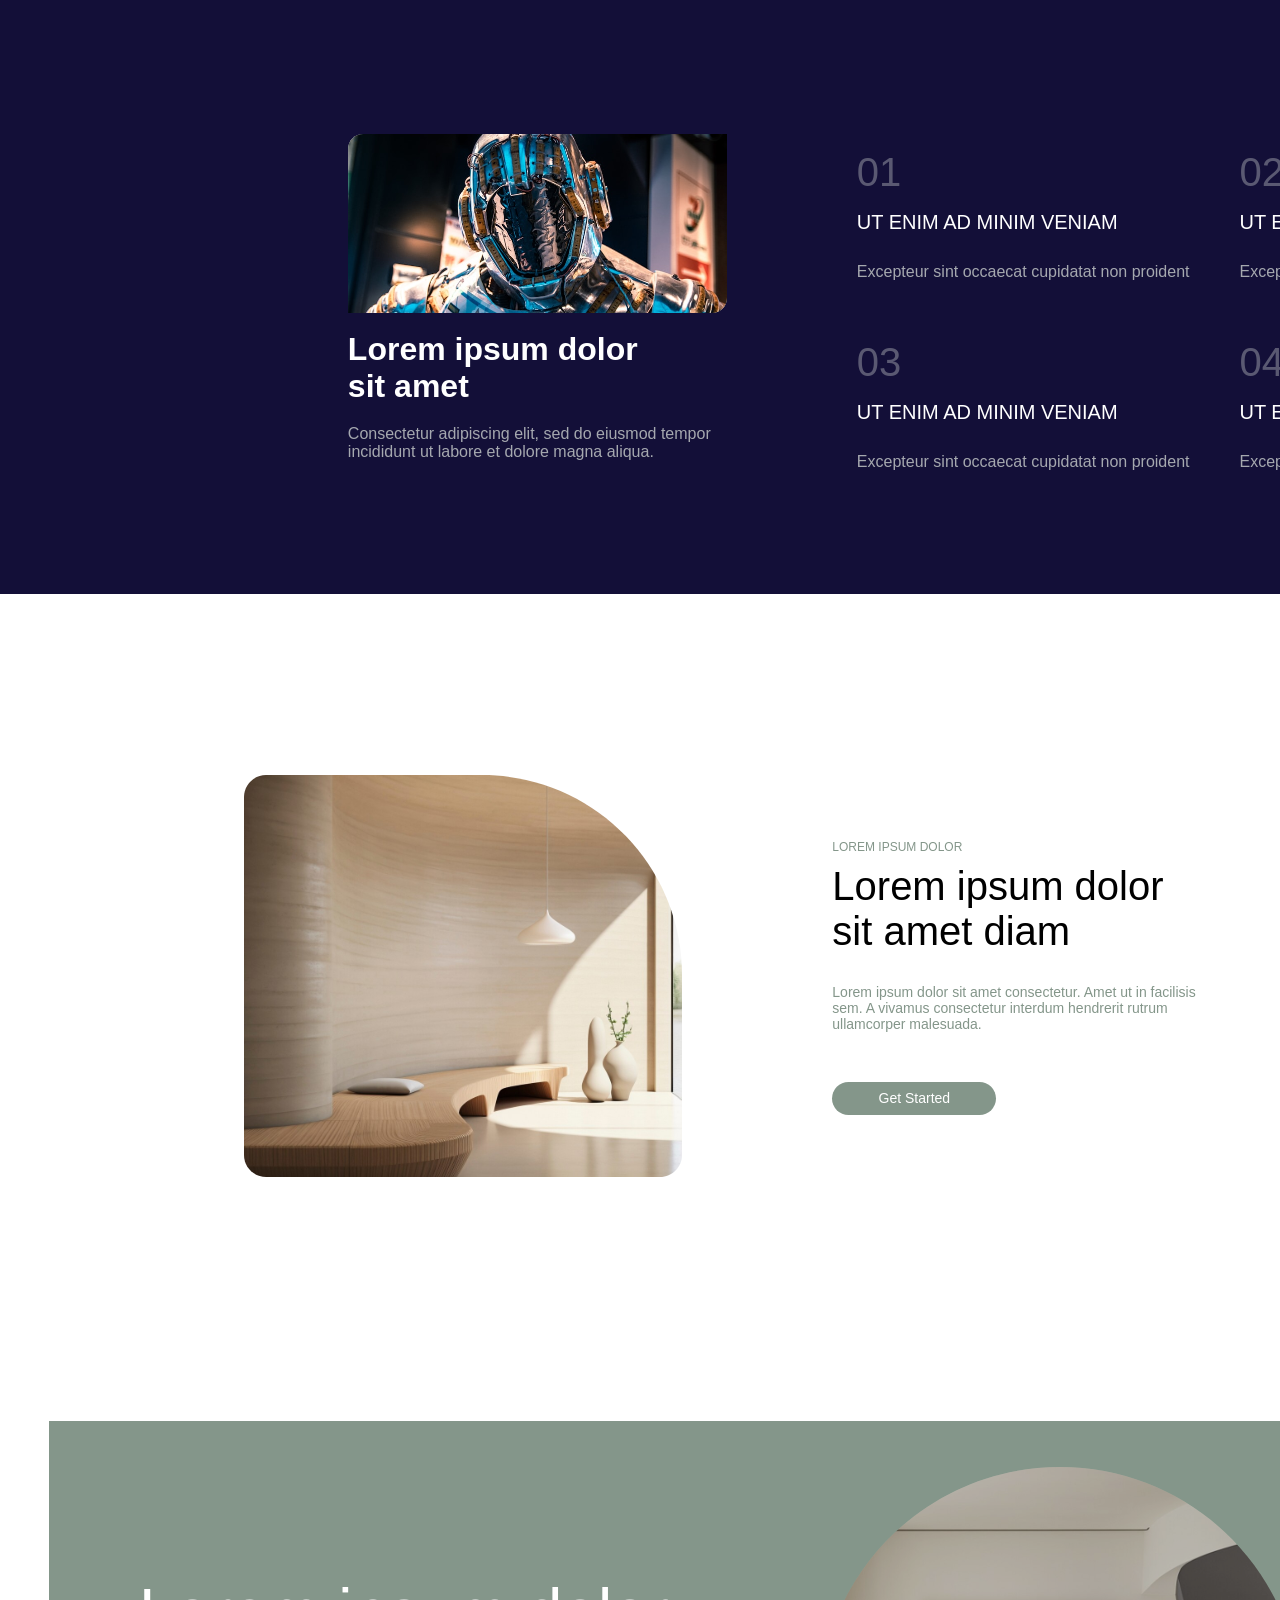
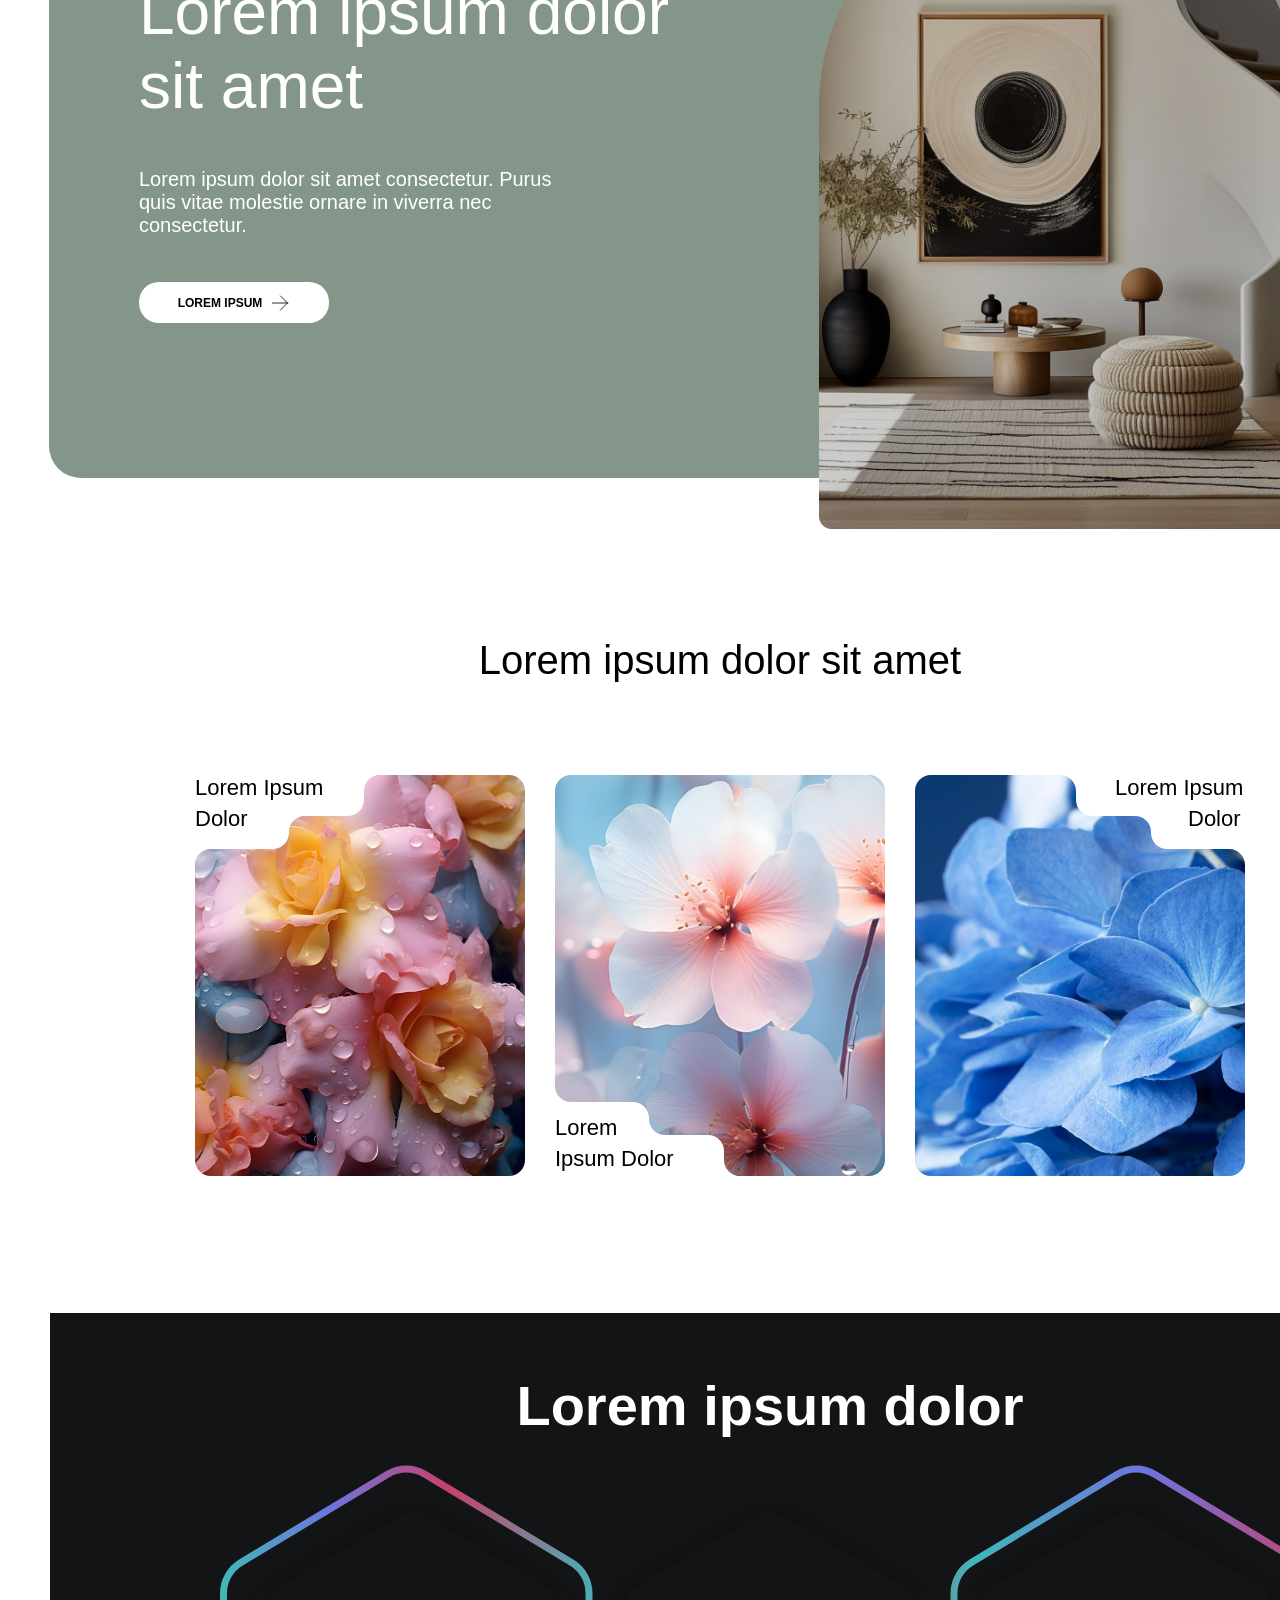
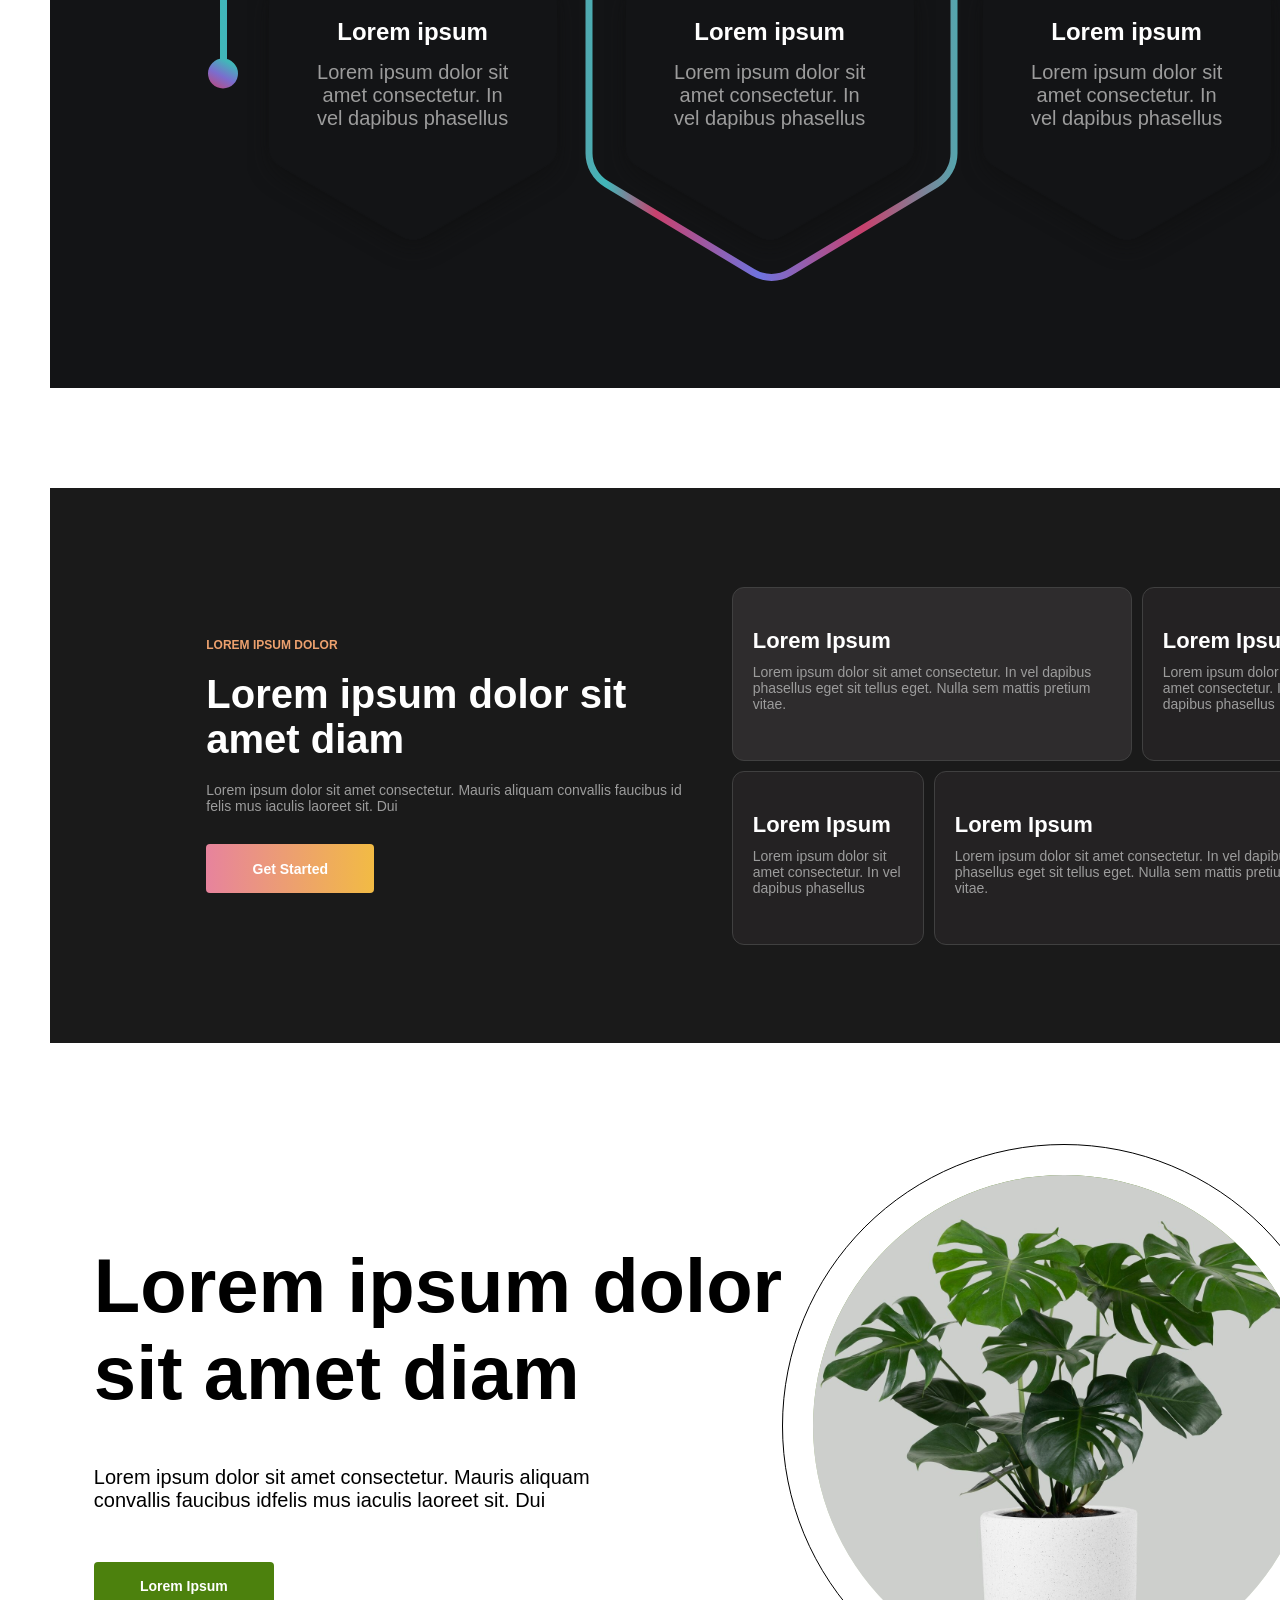
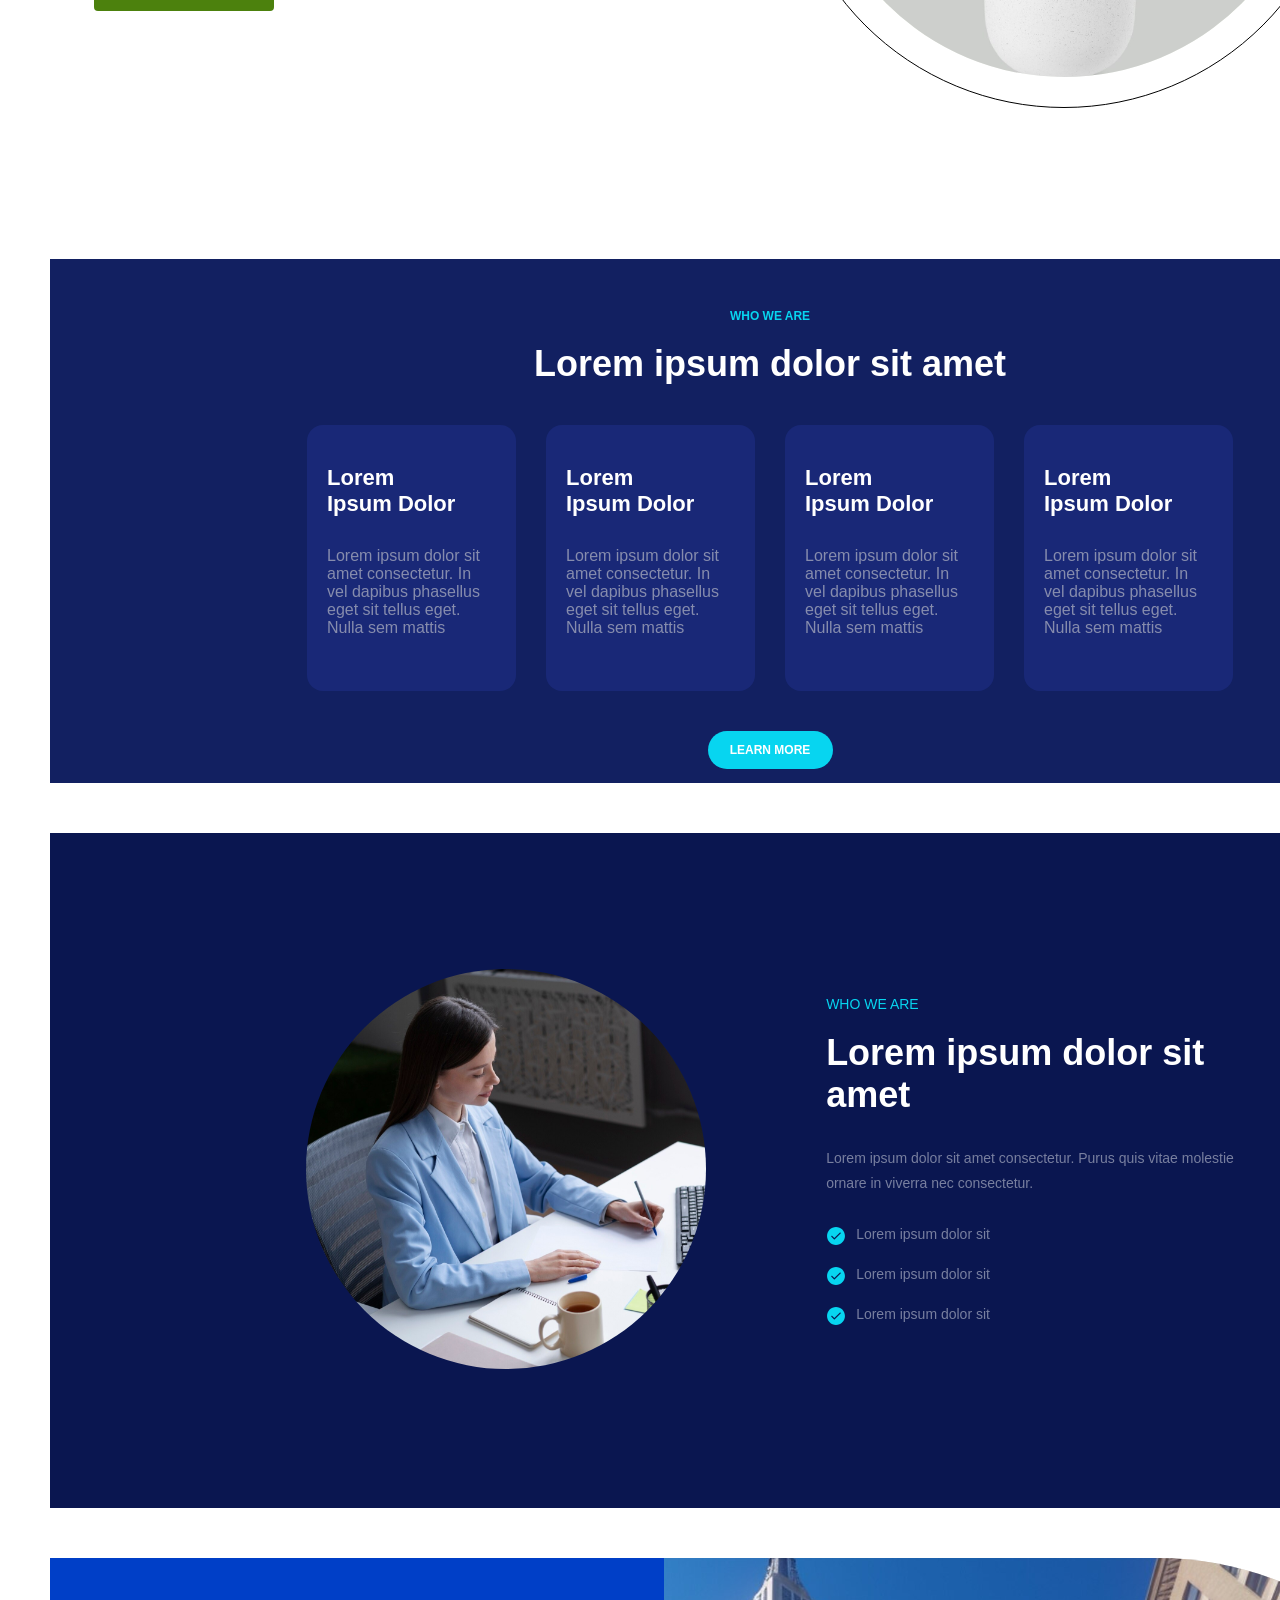
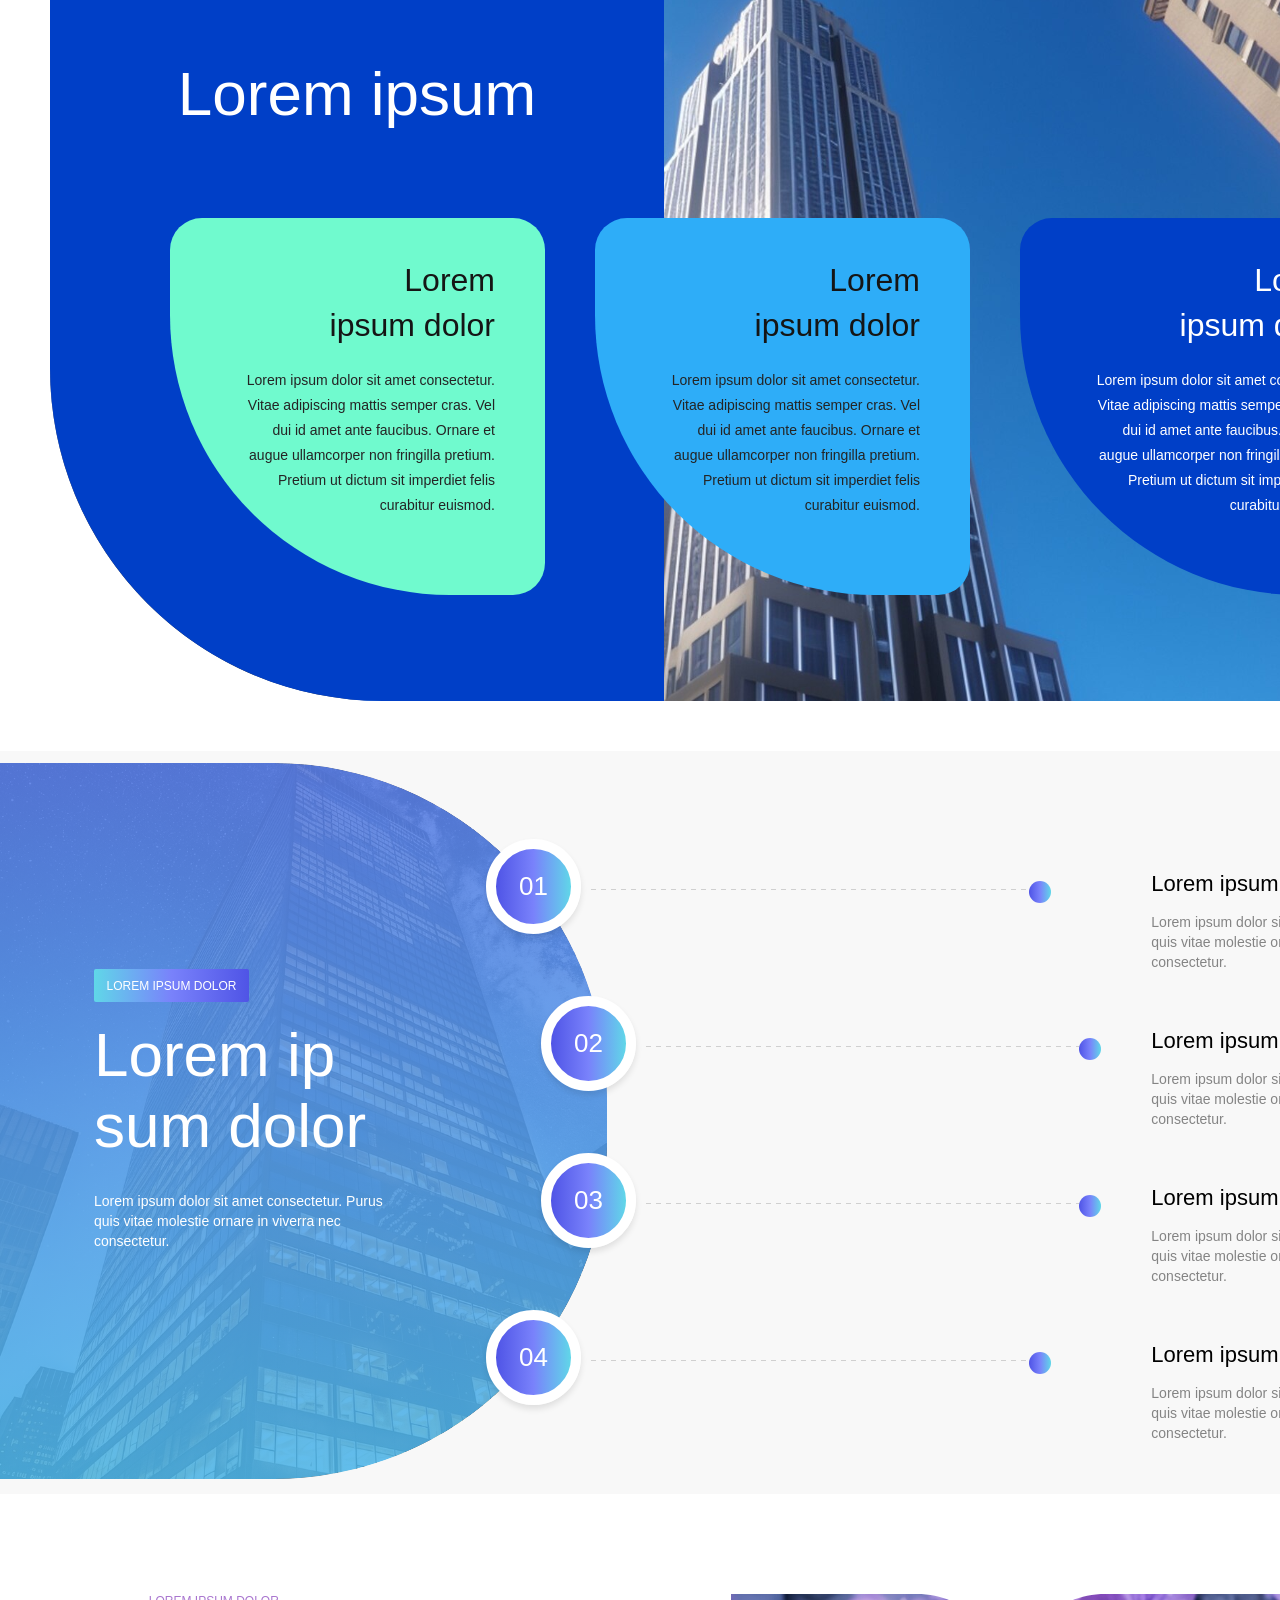
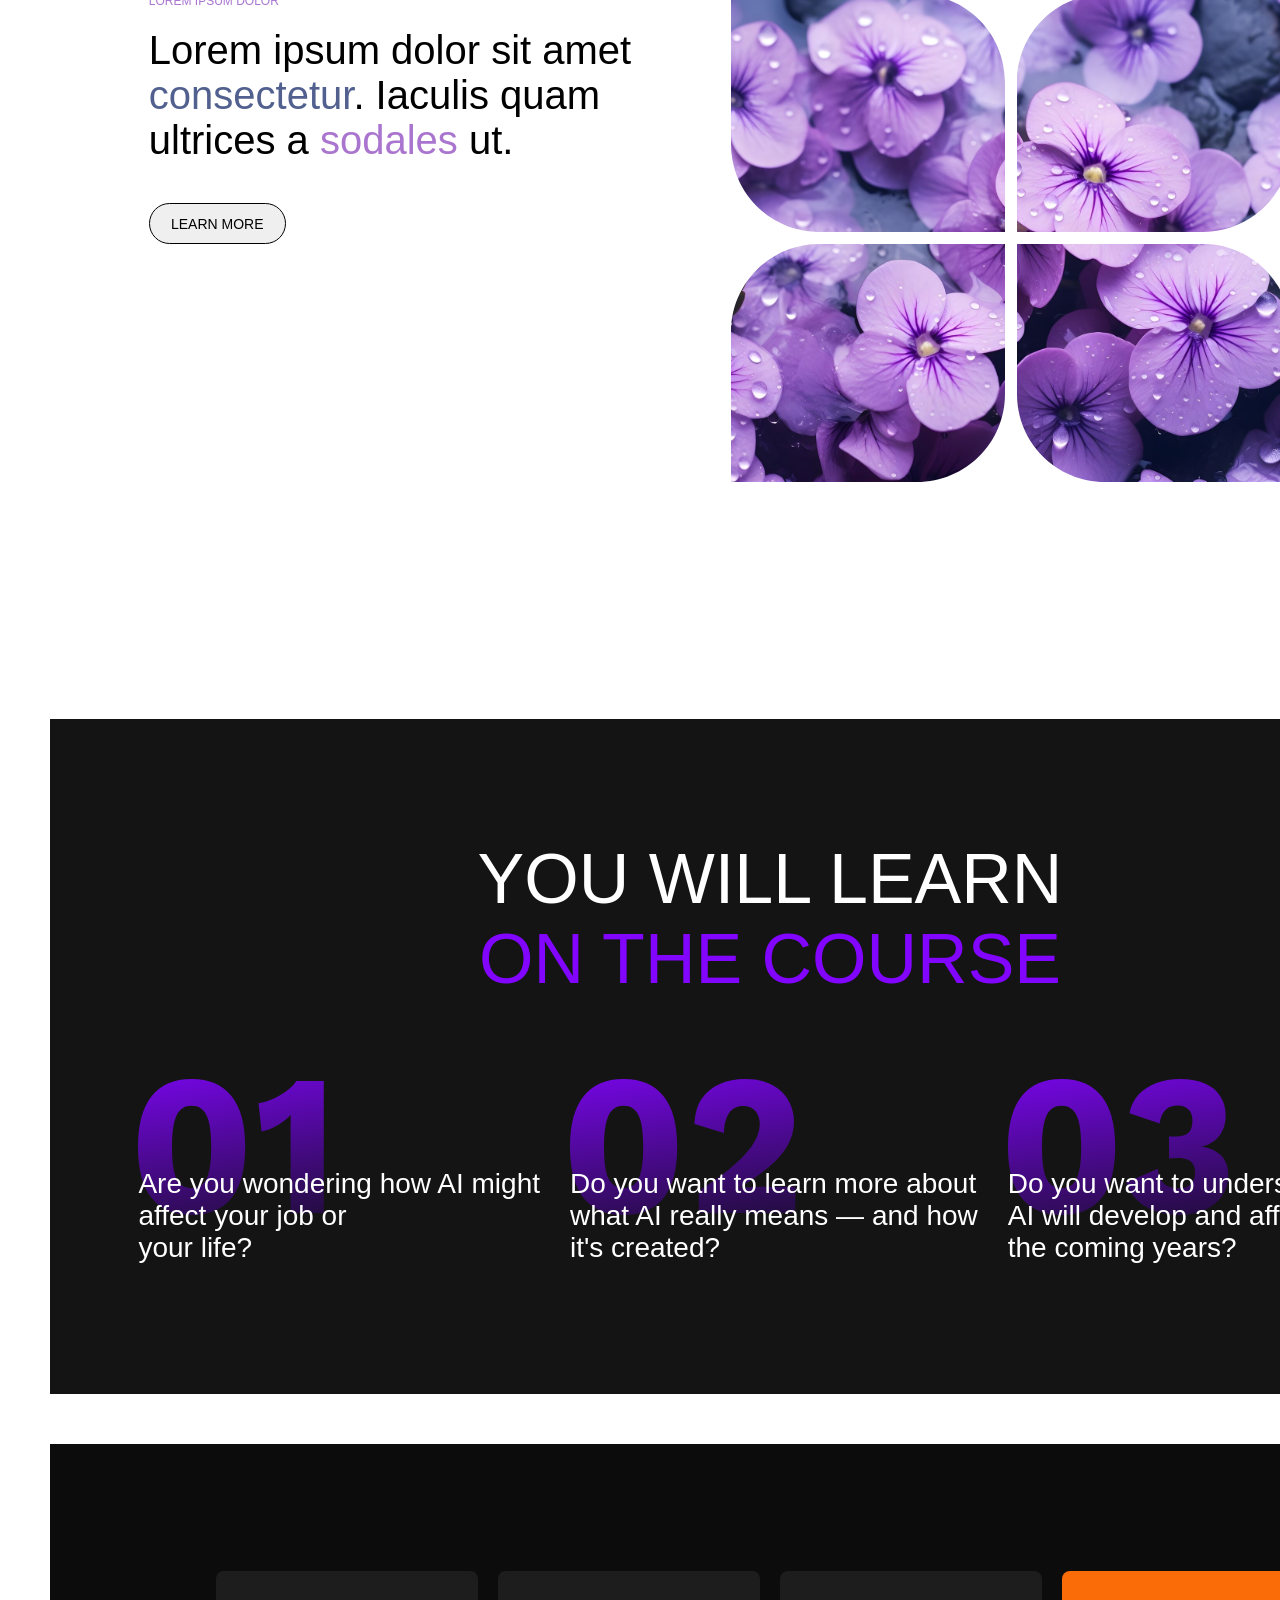
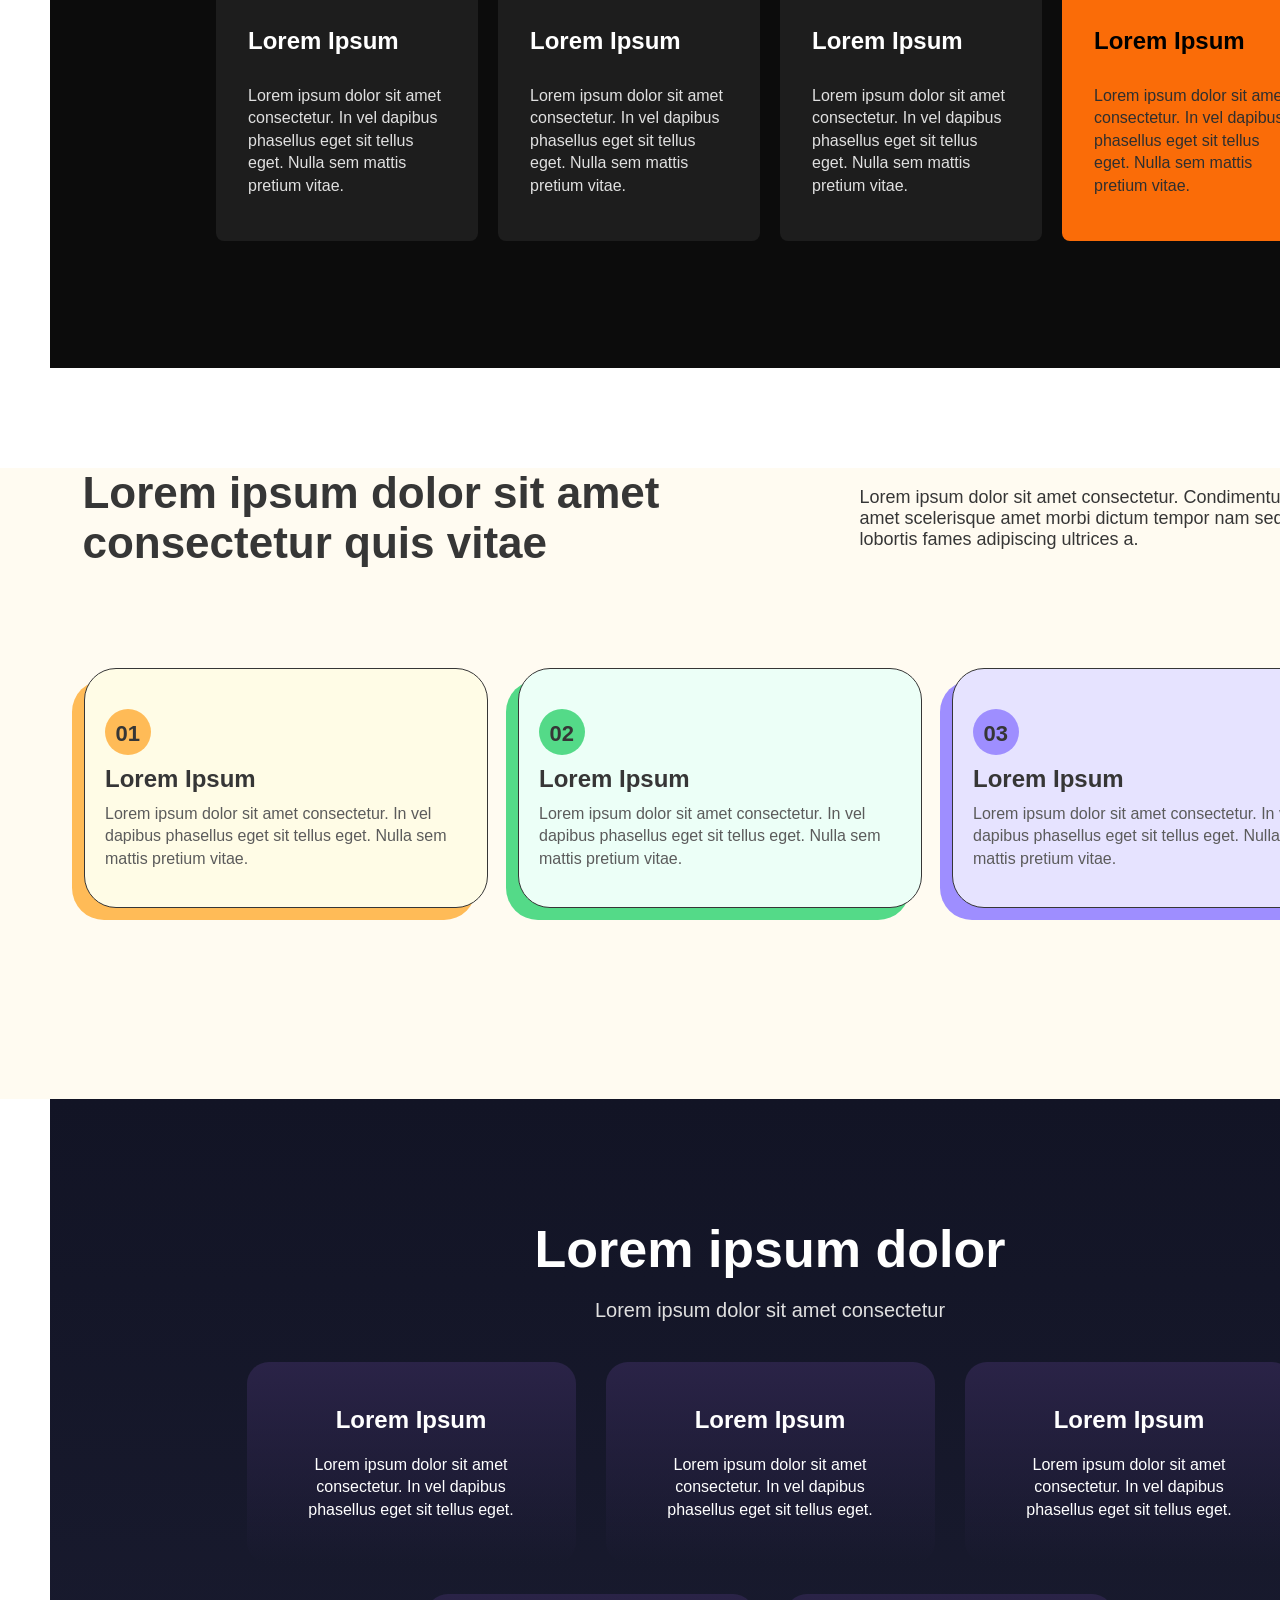
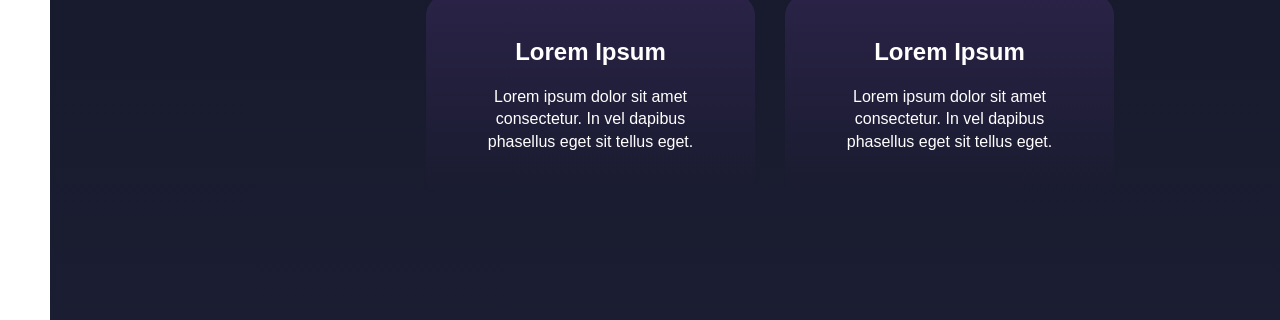
<file: index.html>
<!DOCTYPE html>
<html lang="en">

<head>
    <meta charset="UTF-8">
    <meta name="viewport" content="width=device-width, initial-scale=1.0">
    <link rel="stylesheet" href="./CSS/style.css">
    <title>Document</title>
</head>

<body>
    <section class="advantages">
        <div class="block-1">
            <div class="img-1">
                <img src="./img/1-block.svg" alt="">
            </div>
            <div class="Text">
                <p class="title">
                    Lorem ipsum dolor<br> sit amet
                </p>
                <p class="subtitle">
                    Consectetur adipiscing elit, sed do eiusmod tempor<br>
                    incididunt ut labore et dolore magna aliqua.
                </p>
            </div>
        </div>
        <div class="block-2">
            <div class="up-block">
                <div class="first-frame">
                    <p class="textik">
                        01
                    </p>
                    <p class="subtext">
                        UT ENIM AD MINIM VENIAM
                    </p>
                    <p class="subtextik">
                        Excepteur sint occaecat cupidatat non proident
                    </p>
                </div>
                <div class="second-frame">
                    <p class="textik">
                        02
                    </p>
                    <p class="subtext">
                        UT ENIM AD MINIM VENIAM
                    </p>
                    <p class="subtextik">
                        Excepteur sint occaecat cupidatat non proident
                    </p>
                </div>
            </div>
            <div class="down-block">
                <div class="first-frame">
                    <p class="textik">
                        03
                    </p>
                    <p class="subtext">
                        UT ENIM AD MINIM VENIAM
                    </p>
                    <p class="subtextik">
                        Excepteur sint occaecat cupidatat non proident
                    </p>
                </div>
                <div class="second-frame">
                    <p class="textik">
                        04
                    </p>
                    <p class="subtext">
                        UT ENIM AD MINIM VENIAM
                    </p>
                    <p class="subtextik">
                        Excepteur sint occaecat cupidatat non proident
                    </p>
                </div>
            </div>
        </div>
    </section>

    <section class="about-us">
        <div class="blocks-2">
            <div class="left-side">
                <img src="./img/2-block.svg" alt="">
            </div>
            <div class="right-side">
                <div class="text-1">
                    <p class="title-1">
                        LOREM IPSUM DOLOR
                    </p>
                    <p class="subtitle-1">
                        Lorem ipsum dolor<br> sit amet diam
                    </p>
                </div>
                <div class="textik-1">
                    <p class="subtext-1">
                        Lorem ipsum dolor sit amet consectetur. Amet ut in facilisis<br> sem. A vivamus consectetur
                        interdum
                        hendrerit rutrum<br> ullamcorper malesuada.
                    </p>
                </div>
                <div class="btn-1">
                    <button class="click-start">Get Started</button>
                </div>
            </div>
        </div>
    </section>

    <section class="main-3">
        <div class="background-3"></div>
        <div class="blocks-2">
            <div class="left-side">
                <div class="text-2">
                    <p class="subtitle-2">
                        Lorem ipsum dolor<br> sit amet
                    </p>
                    <p class="subtext-2">
                        Lorem ipsum dolor sit amet consectetur. Purus<br>quis vitae molestie ornare in viverra nec<br>
                        consectetur.
                    </p>
                </div>
                <div class="btn-2">
                    <button class="lorem-btn">LOREM IPSUM <img class="iconoir-3" src="./img/3-block-icon.svg"></button>
                </div>
            </div>
            <div class="right-side">
                <img class="img-block-3" src="./img/3-block.svg" alt="">
            </div>
    </section>

    <section class="cases">
        <div class="title-4">
            <p class="text-4">Lorem ipsum dolor sit amet</p>
        </div>
        <div class="imgs-4">
            <div class="first-frame-4">
                <p class="lorem-4-1">Lorem Ipsum<br>Dolor</p>
                <img src="./img/4-block/1-img.svg" alt="">
            </div>
            <div class="second-frame-4">
                <p class="lorem-4-2">Lorem<br>Ipsum Dolor</p>
                <img src="./img/4-block/2-img.svg" alt="">
            </div>
            <div class="third-frame-4">
                <p class="lorem-4-3">Lorem Ipsum<br><span class="right-lorem">Dolor</span></p>
                <img src="./img/4-block/3-img.svg" alt="">
            </div>
        </div>
    </section>

    <section class="advantage-5">
        <div class="title-5">
            <p class="subtitle-5">Lorem ipsum dolor</p>
        </div>
        <div class="graph">
            <div class="graph-1">
                <img src="./img/5-block/rombik.svg" alt="">
                <div class="graph-title">
                    <p class="graph-text">Lorem ipsum</p>
                    <p class="graph-subtext">Lorem ipsum dolor sit<br> amet consectetur. In <br>vel dapibus phasellus
                    </p>
                </div>
            </div>
            <div class="graph-1">
                <img src="./img/5-block/rombik.svg" alt="">
                <div class="graph-title">
                    <p class="graph-text">Lorem ipsum</p>
                    <p class="graph-subtext">Lorem ipsum dolor sit<br> amet consectetur. In <br>vel dapibus phasellus
                    </p>
                </div>
            </div>
            <div class="graph-1">
                <img src="./img/5-block/rombik.svg" alt="">
                <div class="graph-title">
                    <p class="graph-text">Lorem ipsum</p>
                    <p class="graph-subtext">Lorem ipsum dolor sit<br> amet consectetur. In <br>vel dapibus phasellus
                    </p>
                </div>
            </div>
        </div>
        <div class="line">
            <img class="line-to-romb" src="./img/5-block/line.svg" alt="">
        </div>
    </section>

    <section class="about-us-6">
        <div class="main-left-side">
            <div class="main-text">
                <p class="title-6">
                    LOREM IPSUM DOLOR
                </p>
                <p class="subtitle-6">
                    Lorem ipsum dolor sit<br> amet diam
                </p>
                <p class="text-6">
                    Lorem ipsum dolor sit amet consectetur. Mauris aliquam convallis faucibus id<br> felis mus iaculis
                    laoreet sit. Dui
                </p>
            </div>
            <div class="btn-6">
                <button class="start-6">Get Started</button>
            </div>
        </div>
        <div class="main-right-side">
            <div class="up-plash">
                <div class="plash-6-1">
                    <p class="text-6-1">
                        Lorem Ipsum
                    </p>
                    <p class="text-6">
                        Lorem ipsum dolor sit amet consectetur. In vel dapibus<br> phasellus eget sit tellus eget. Nulla
                        sem mattis pretium<br> vitae.
                    </p>
                </div>
                <div class="plash-6-2">
                    <p class="text-6-1">
                        Lorem Ipsum
                    </p>
                    <p class="text-6">
                        Lorem ipsum dolor sit<br> amet consectetur. In vel<br> dapibus phasellus
                    </p>
                </div>
            </div>
            <div class="down-plash">
                <div class="plash-6-2">
                    <p class="text-6-1">
                        Lorem Ipsum
                    </p>
                    <p class="text-6">
                        Lorem ipsum dolor sit<br> amet consectetur. In vel<br> dapibus phasellus
                    </p>
                </div>
                <div class="plash-6-1">
                    <p class="text-6-1">
                        Lorem Ipsum
                    </p>
                    <p class="text-6">
                        Lorem ipsum dolor sit amet consectetur. In vel dapibus<br> phasellus eget sit tellus eget. Nulla
                        sem mattis pretium<br> vitae.
                    </p>
                </div>
            </div>
        </div>
    </section>

    <section class="main-block-7">
        <div class="left-side">
            <div class="main-text">
                <p class="title-7">
                    Lorem ipsum dolor<br> sit amet diam
                </p>
                <p class="text-7">
                    Lorem ipsum dolor sit amet consectetur. Mauris aliquam<br> convallis faucibus idfelis mus iaculis
                    laoreet sit. Dui
                </p>
            </div>
            <div class="btn-7">
                <button class="lorem-btn-7">Lorem Ipsum</button>
            </div>
        </div>
        <div class="right-side">
            <div class="circle-border">
                <img class="block-7-img" src="./img/7-block.svg" alt="">
            </div>
        </div>
    </section>

    <section class="advantages-8">
        <div class="main-text-8">
            <p class="title-8">WHO WE ARE</p>
            <p class="subtitle-8">Lorem ipsum dolor sit amet</p>
        </div>
        <div class="containers">
            <div class="plash-1">
                <p class="text-8">
                    Lorem<br>Ipsum Dolor
                </p>
                <p class="subtext-8">
                    Lorem ipsum dolor sit<br> amet consectetur. In<br> vel dapibus phasellus<br> eget sit tellus
                    eget.<br> Nulla sem mattis
                </p>
            </div>
            <div class="plash-2">
                <p class="text-8">
                    Lorem<br>Ipsum Dolor
                </p>
                <p class="subtext-8">
                    Lorem ipsum dolor sit<br> amet consectetur. In<br> vel dapibus phasellus<br> eget sit tellus
                    eget.<br> Nulla sem mattis
                </p>
            </div>
            <div class="plash-3">
                <p class="text-8">
                    Lorem<br>Ipsum Dolor
                </p>
                <p class="subtext-8">
                    Lorem ipsum dolor sit<br> amet consectetur. In<br> vel dapibus phasellus<br> eget sit tellus
                    eget.<br> Nulla sem mattis
                </p>
            </div>
            <div class="plash-4">
                <p class="text-8">
                    Lorem<br>Ipsum Dolor
                </p>
                <p class="subtext-8">
                    Lorem ipsum dolor sit<br> amet consectetur. In<br> vel dapibus phasellus<br> eget sit tellus
                    eget.<br> Nulla sem mattis
                </p>
            </div>
        </div>
        <div class="btn-8">
            <button class="learn-more">LEARN MORE</button>
        </div>
    </section>

    <section class="company-9">
        <div class="left-side">
            <img src="./img/block-9/9-block.svg" alt="">
        </div>
        <div class="right-side-9">
            <div class="text-9">
                <p class="title-9">WHO WE ARE</p>
                <p class="subtitle-9">Lorem ipsum dolor sit<br> amet</p>
            </div>
            <div class="subtext-9">
                <p class="textik-9">Lorem ipsum dolor sit amet consectetur. Purus quis vitae molestie<br> ornare in
                    viverra nec consectetur. </p>
            </div>
            <div class="agree">
                <img class="icon-9" class="icon-9" src="./img/block-9/icon-9.svg" alt="">
                <p class="check-text">Lorem ipsum dolor sit </p>
            </div>
            <div class="agree">
                <img class="icon-9" src="./img/block-9/icon-9.svg" alt="">
                <p class="check-text">Lorem ipsum dolor sit </p>
            </div>
            <div class="agree">
                <img class="icon-9" src="./img/block-9/icon-9.svg" alt="">
                <p class="check-text">Lorem ipsum dolor sit </p>
            </div>
        </div>
    </section>

    <section class="company-10">
        <div class="main-side-10">
            <div class="title-text-10">
                <p class="title-10">Lorem ipsum</p>
            </div>
            <div class="container-10">
                <div class="plash-1-10">
                    <p class="text-10">
                        Lorem<br>ipsum dolor
                    </p>
                    <p class="subtext-10">
                        Lorem ipsum dolor sit amet consectetur.<br> Vitae adipiscing mattis semper cras. Vel<br> dui id
                        amet
                        ante faucibus. Ornare et<br> augue ullamcorper non fringilla pretium.<br> Pretium ut dictum sit
                        imperdiet
                        felis<br> curabitur euismod.
                    </p>
                </div>
                <div class="plash-2-10">
                    <p class="text-10">
                        Lorem<br>ipsum dolor
                    </p>
                    <p class="subtext-10">
                        Lorem ipsum dolor sit amet consectetur.<br> Vitae adipiscing mattis semper cras. Vel<br> dui id
                        amet
                        ante faucibus. Ornare et<br> augue ullamcorper non fringilla pretium.<br> Pretium ut dictum sit
                        imperdiet
                        felis<br> curabitur euismod.
                    </p>
                </div>
                <div class="plash-3-10">
                    <p class="text-10">
                        Lorem<br>ipsum dolor
                    </p>
                    <p class="subtext-10">
                        Lorem ipsum dolor sit amet consectetur.<br> Vitae adipiscing mattis semper cras. Vel<br> dui id
                        amet
                        ante faucibus. Ornare et<br> augue ullamcorper non fringilla pretium.<br> Pretium ut dictum sit
                        imperdiet
                        felis<br> curabitur euismod.
                    </p>
                </div>
            </div>
        </div>
    </section>

    <section class="etaps-11">
        <div class="left-main-side-11">
            <div class="back-11">
                <img class="block-img-11" src="./img/11-block.svg" alt="">
            </div>
            <div class="left-side-11">
                <div class="btn-11">
                    <button class="lorem-btn-11">LOREM IPSUM DOLOR</button>
                </div>
                <div class="text-11">
                    <p class="title-11">Lorem ip<br> sum dolor</p>
                    <p class="subtitle-11">Lorem ipsum dolor sit amet consectetur. Purus<br> quis vitae molestie ornare
                        in viverra nec<br> consectetur. </p>
                </div>
            </div>
        </div>
        <div class="main-center-side-11">
            <div class="circles">
                <div class="circle-1">
                    <p class="circle-text">01</p>
                </div>
                <div class="circle-2">
                    <p class="circle-text">02</p>
                </div>
                <div class="circle-3">
                    <p class="circle-text">03</p>
                </div>
                <div class="circle-4">
                    <p class="circle-text">04</p>
                </div>
            </div>
        </div>
        <div class="main-right-side-11">
            <div class="subcircles">
                <div class="sub-text-1">
                    <div class="subcircle-1"></div>
                    <div class="text-sub-11-main">
                        <p class="title-sub-11">Lorem ipsum dolor</p>
                        <p class="subtitle-sub-11">Lorem ipsum dolor sit amet consectetur. Purus<br> quis vitae molestie
                            ornare in viverra nec<br> consectetur. </p>
                    </div>
                </div>
                <div class="sub-text-1">
                    <div class="subcircle-2"></div>
                    <div class="text-sub-11-main">
                        <p class="title-sub-11">Lorem ipsum dolor</p>
                        <p class="subtitle-sub-11">Lorem ipsum dolor sit amet consectetur. Purus<br> quis vitae molestie
                            ornare in viverra nec<br> consectetur. </p>
                    </div>
                </div>
                <div class="sub-text-1">
                    <div class="subcircle-3"></div>
                    <div class="text-sub-11-main">
                        <p class="title-sub-11">Lorem ipsum dolor</p>
                        <p class="subtitle-sub-11">Lorem ipsum dolor sit amet consectetur. Purus<br> quis vitae molestie
                            ornare in viverra nec<br> consectetur. </p>
                    </div>
                </div>
                <div class="sub-text-1">
                    <div class="subcircle-4"></div>
                    <div class="text-sub-11-main">
                        <p class="title-sub-11">Lorem ipsum dolor</p>
                        <p class="subtitle-sub-11">Lorem ipsum dolor sit amet consectetur. Purus<br> quis vitae molestie
                            ornare in viverra nec<br> consectetur. </p>
                    </div>
                </div>
            </div>
        </div>
    </section>

    <section class="about-us-12">
        <div class="left-side-12">
            <div class="text-12">
                <p class="title-12">LOREM IPSUM DOLOR</p>
                <p class="subtitle-12">Lorem ipsum dolor sit amet<br> <span class="letter-12-1">consectetur</span>.
                    Iaculis quam<br> ultrices a <span class="letter-12-2">sodales</span> ut.</p>
            </div>
            <div class="btn-12">
                <button class="learn-more-btn-12">LEARN MORE</button>
            </div>
        </div>
        <div class="right-side-12">
            <img class="flowers" src="./img/12-block.svg" alt="">
        </div>
    </section>

    <section class="etaps-13">
        <div class="text-13">
            <p class="title-13">
                YOU WILL LEARN <br><span class="subtitle-13">ON THE COURSE</span>
            </p>
        </div>
        <div class="minietaps-13">
            <div class="plash-13-1">
                <img src="./img/13-block/01.svg" alt="">
                <p class="subtext-13">Are you wondering how AI might<br> affect your job or<br> your life?</p>
            </div>
            <div class="plash-13-1">
                <img src="./img/13-block/02.svg" alt="">
                <p class="subtext-13">Do you want to learn more about<br> what AI really means — and how<br> it's
                    created?</p>
            </div>
            <div class="plash-13-1">
                <img src="./img/13-block/03.svg" alt="">
                <p class="subtext-13">Do you want to understand how<br> AI will develop and affect us in<br> the coming
                    years?</p>
            </div>
        </div>
    </section>

    <section class="etaps-14">
        <div class="containers-14">
            <div class="plash-14-1">
                <p class="text-14-8">
                    Lorem Ipsum
                </p>
                <p class="subtext-14-8">
                    Lorem ipsum dolor sit amet<br> consectetur. In vel dapibus<br> phasellus eget sit tellus<br> eget.
                    Nulla sem mattis<br> pretium vitae.
                </p>
            </div>
            <div class="plash-14-2">
                <p class="text-14-8">
                    Lorem Ipsum
                </p>
                <p class="subtext-14-8">
                    Lorem ipsum dolor sit amet<br> consectetur. In vel dapibus<br> phasellus eget sit tellus<br> eget.
                    Nulla sem mattis<br> pretium vitae.
                </p>
            </div>
            <div class="plash-14-3">
                <p class="text-14-8">
                    Lorem Ipsum
                </p>
                <p class="subtext-14-8">
                    Lorem ipsum dolor sit amet<br> consectetur. In vel dapibus<br> phasellus eget sit tellus<br> eget.
                    Nulla sem mattis<br> pretium vitae.
                </p>
            </div>
            <div class="plash-14-4">
                <p class="text-14-8">
                    Lorem Ipsum
                </p>
                <p class="subtext-14-8">
                    Lorem ipsum dolor sit amet<br> consectetur. In vel dapibus<br> phasellus eget sit tellus<br> eget.
                    Nulla sem mattis<br> pretium vitae.
                </p>
            </div>
        </div>
    </section>

    <section class="advantages-15">
        <div class="text-15">
            <p class="title-15">Lorem ipsum dolor sit amet<br> consectetur quis vitae</p>
            <p class="subtitle-15">Lorem ipsum dolor sit amet consectetur. Condimentum libero<br> amet scelerisque amet
                morbi dictum tempor nam sed. Facilisis<br> lobortis fames adipiscing ultrices a.</p>
        </div>
        <div class="containers-15">
            <div class="plash-15-1">
                <div class="circle-1-15">
                    <p class="circle-text-15">01</p>
                </div>
                <p class="text-15-8">
                    Lorem Ipsum
                </p>
                <p class="subtext-15-8">
                    Lorem ipsum dolor sit amet consectetur. In vel<br> dapibus phasellus eget sit tellus eget.
                    Nulla sem<br> mattis pretium vitae.
                </p>
            </div>
            <div class="plash-15-2">
                <div class="circle-1-15">
                    <p class="circle-text-15">02</p>
                </div>
                <p class="text-15-8">
                    Lorem Ipsum
                </p>
                <p class="subtext-15-8">
                    Lorem ipsum dolor sit amet consectetur. In vel<br> dapibus phasellus eget sit tellus eget.
                    Nulla sem<br> mattis pretium vitae.
                </p>
            </div>
            <div class="plash-15-3">
                <div class="circle-1-15">
                    <p class="circle-text-15">03</p>
                </div>
                <p class="text-15-8">
                    Lorem Ipsum
                </p>
                <p class="subtext-15-8">
                    Lorem ipsum dolor sit amet consectetur. In vel<br> dapibus phasellus eget sit tellus eget.
                    Nulla sem<br> mattis pretium vitae.
                </p>
            </div>
        </div>
    </section>

    <section class="advantages-16">
        <div class="text-16">
            <p class="title-16">Lorem ipsum dolor</p>
            <p class="subtitle-16">Lorem ipsum dolor sit amet consectetur</p>
        </div>
        <div class="containers-16">
            <div class="plash-16-1">
                <p class="text-16-8">
                    Lorem Ipsum
                </p>
                <p class="subtext-16-8">
                    Lorem ipsum dolor sit amet<br> consectetur. In vel dapibus<br> phasellus eget sit tellus eget.
                </p>
            </div>
            <div class="plash-16-1">
                <p class="text-16-8">
                    Lorem Ipsum
                </p>
                <p class="subtext-16-8">
                    Lorem ipsum dolor sit amet<br> consectetur. In vel dapibus<br> phasellus eget sit tellus eget.
                </p>
            </div>
            <div class="plash-16-1">
                <p class="text-16-8">
                    Lorem Ipsum
                </p>
                <p class="subtext-16-8">
                    Lorem ipsum dolor sit amet<br> consectetur. In vel dapibus<br> phasellus eget sit tellus eget.
                </p>
            </div>
        </div>
        <div class="containers-16-1">
            <div class="plash-16-1">
                <p class="text-16-8">
                    Lorem Ipsum
                </p>
                <p class="subtext-16-8">
                    Lorem ipsum dolor sit amet<br> consectetur. In vel dapibus<br> phasellus eget sit tellus eget.
                </p>
            </div>
            <div class="plash-16-1">
                <p class="text-16-8">
                    Lorem Ipsum
                </p>
                <p class="subtext-16-8">
                    Lorem ipsum dolor sit amet<br> consectetur. In vel dapibus<br> phasellus eget sit tellus eget.
                </p>
            </div>
        </div>
    </section>
</body>

</html>
</file>
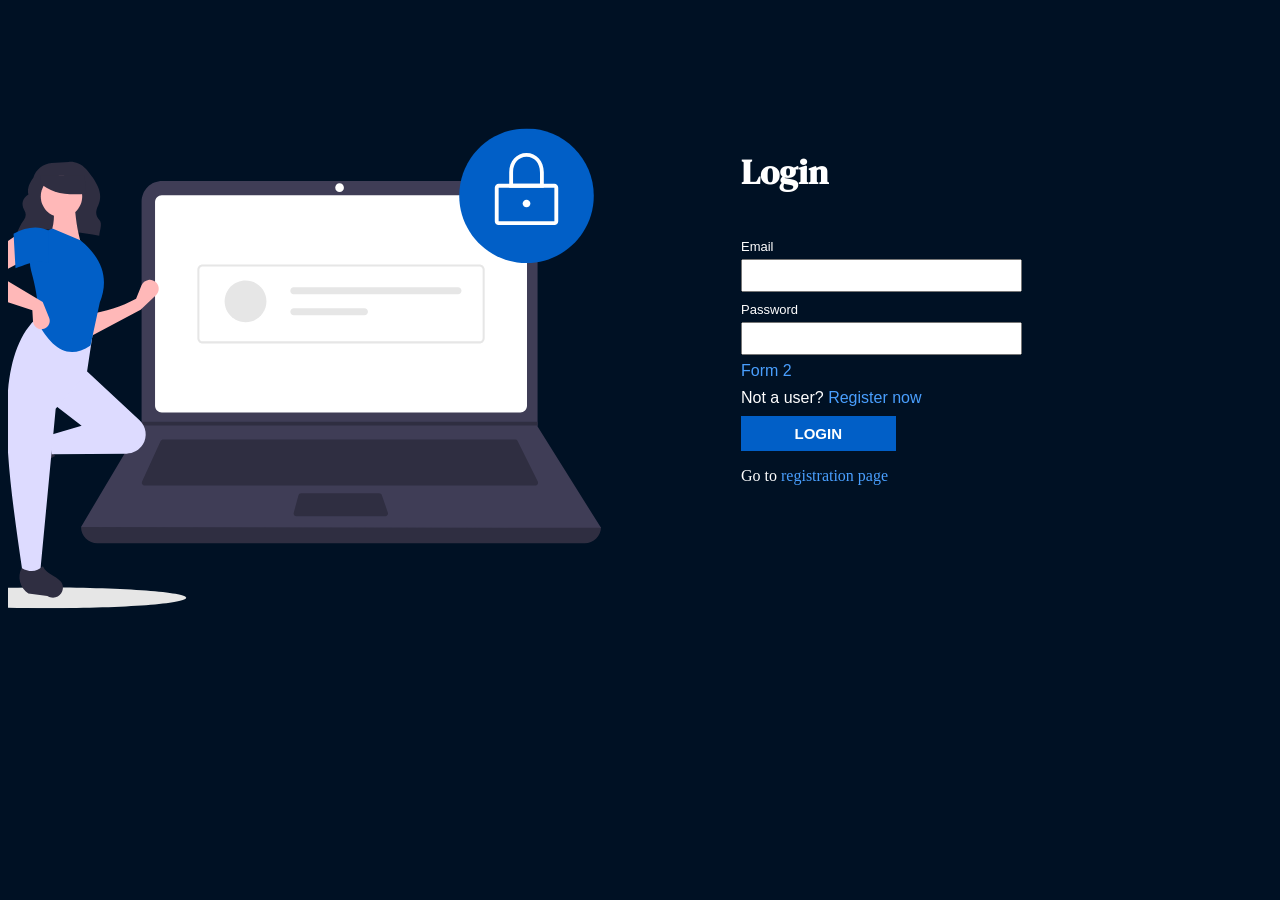
<file: Figma pages with form/login.html>
<!DOCTYPE html>
<html lang="en">
<head>
    <meta charset="UTF-8">
    <meta name="viewport" content="width=device-width, initial-scale=1.0">
    <title>login page</title>
    <link rel="stylesheet" href="./css/log.css">
    <link rel="preconnect" href="https://fonts.googleapis.com"> 
    <link rel="preconnect" href="https://fonts.gstatic.com" crossorigin> 
    <link href="https://fonts.googleapis.com/css2?family=DM+Serif+Display&display=swap" rel="stylesheet">
</head>
<body>
<container class="entrance">
        <div class="paint">
            <img class="picture" src="./img/log.svg">
        </div>
    <container class="textik">
            <h1 class="textt">Login</h1>
        <div class="log_text">
            <p class="start_text">
                Email
            </p>
        </div>
        <div class="line">
            <input type="text" id="name">
        </div>  
        <div class="log_text">
            <p class="start_text">
                Password
            </p>
        </div>
        <div class="line">
            <input type="text" id="name">
        </div>  
            <div class="former">
            <a class="form" href="#">Form 2</a>
            </div>
            <div class="reg">
                <p>Not a user? <a class="form" href="#">Register now</a></p>
            </div>
            <div class="button">
                <button class="log">LOGIN</button>
            </div>
        <p>Go to <a href="registration.html" style="text-decoration: none; color: #499FFE;">registration page</a></p>
    </container>
</container>
    
</body>
</html>
</file>
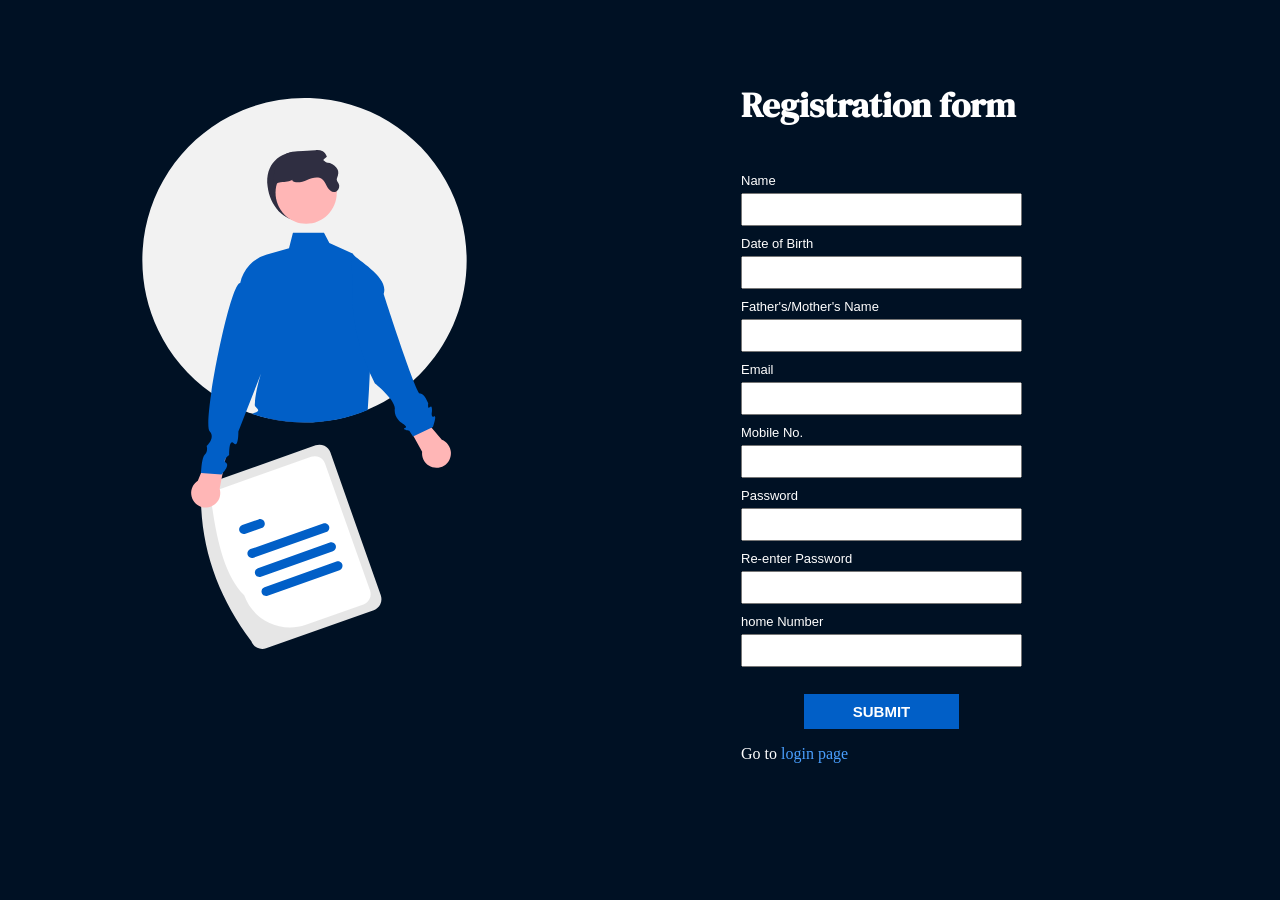
<file: Figma pages with form/registration.html>
<!DOCTYPE html>
<html lang="en">
<head>
    <meta charset="UTF-8">
    <meta name="viewport" content="width=device-width, initial-scale=1.0">
    <title>login page</title>
    <link rel="stylesheet" href="./css/reg.css">
    <link rel="preconnect" href="https://fonts.googleapis.com"> 
    <link rel="preconnect" href="https://fonts.gstatic.com" crossorigin> 
    <link href="https://fonts.googleapis.com/css2?family=DM+Serif+Display&display=swap" rel="stylesheet">
</head>
<body>
<container class="entrance">
        <div class="paint">
            <img class="picture" src="./img/reg.svg">
        </div>
    <container class="textik">
            <h1 class="textt">Registration form</h1>
        <div class="log_text">
            <p class="start_text">
                Name
            </p>
        </div>
        <div class="line">
            <input type="text" id="name">
        </div>  
        <div class="log_text">
            <p class="start_text">
                Date of Birth
            </p>
        </div>
        <div class="line">
            <input type="text" id="name">
        </div>  
        <div class="log_text">
            <p class="start_text">
                Father's/Mother's Name
            </p>
        </div>
        <div class="line">
            <input type="text" id="name">
        </div>  
        <div class="log_text">
            <p class="start_text">
                Email
            </p>
        </div>
        <div class="line">
            <input type="text" id="name">
        </div>  
        <div class="log_text">
            <p class="start_text">
                Mobile No.
            </p>
        </div>
        <div class="line">
            <input type="text" id="name">
        </div>  
        <div class="log_text">
            <p class="start_text">
                Password
            </p>
        </div>
        <div class="line">
            <input type="text" id="name">
        </div>  
        <div class="log_text">
            <p class="start_text">
                Re-enter Password
            </p>
        </div>
        <div class="line">
            <input type="text" id="name">
        </div>
        <div class="log_text">
            <p class="start_text">
                home Number
            </p>
        </div>
        <div class="line">
            <input type="text" id="name">
        </div>   
            <div class="button">
                <button class="log">SUBMIT</button>
            </div>
         <p>Go to <a href="login.html" style="text-decoration: none; color: #499FFE;">login page</a></p>
    </container>
</container>
    
</body>
</html>
</file>
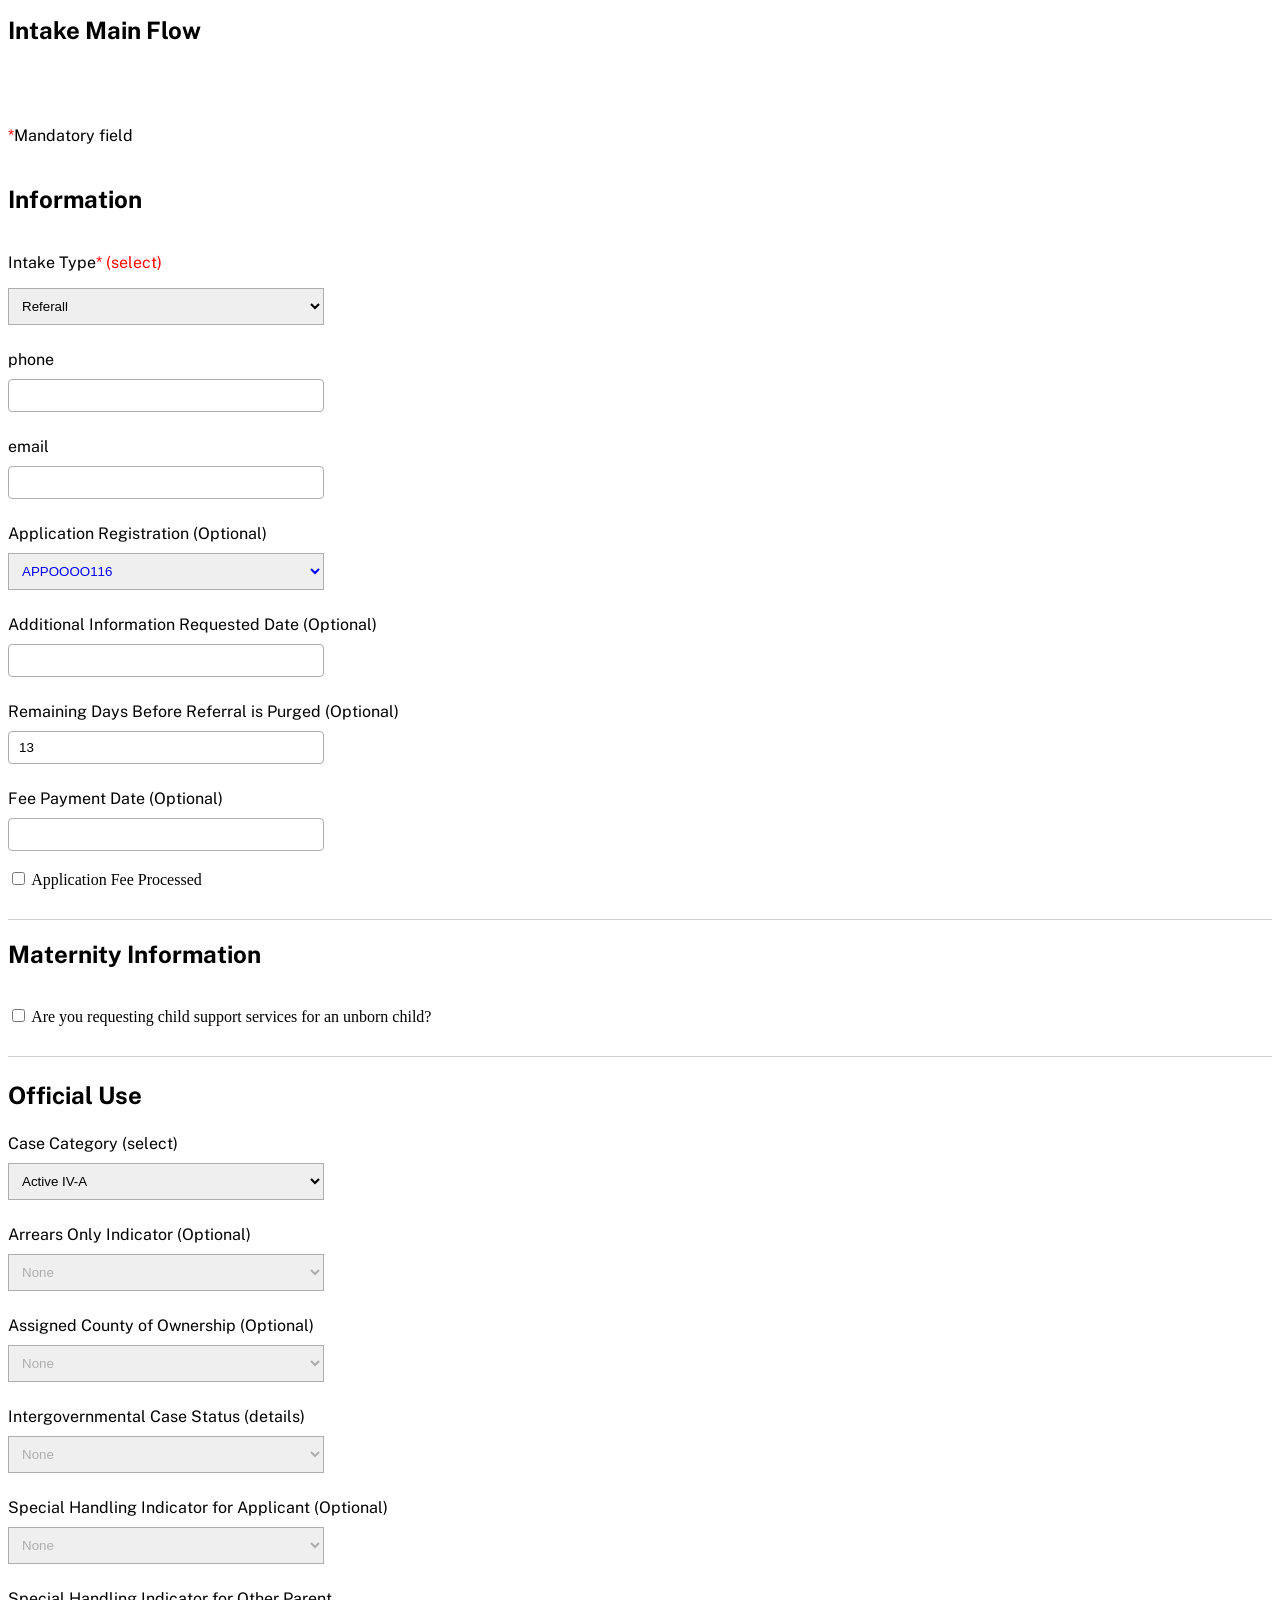
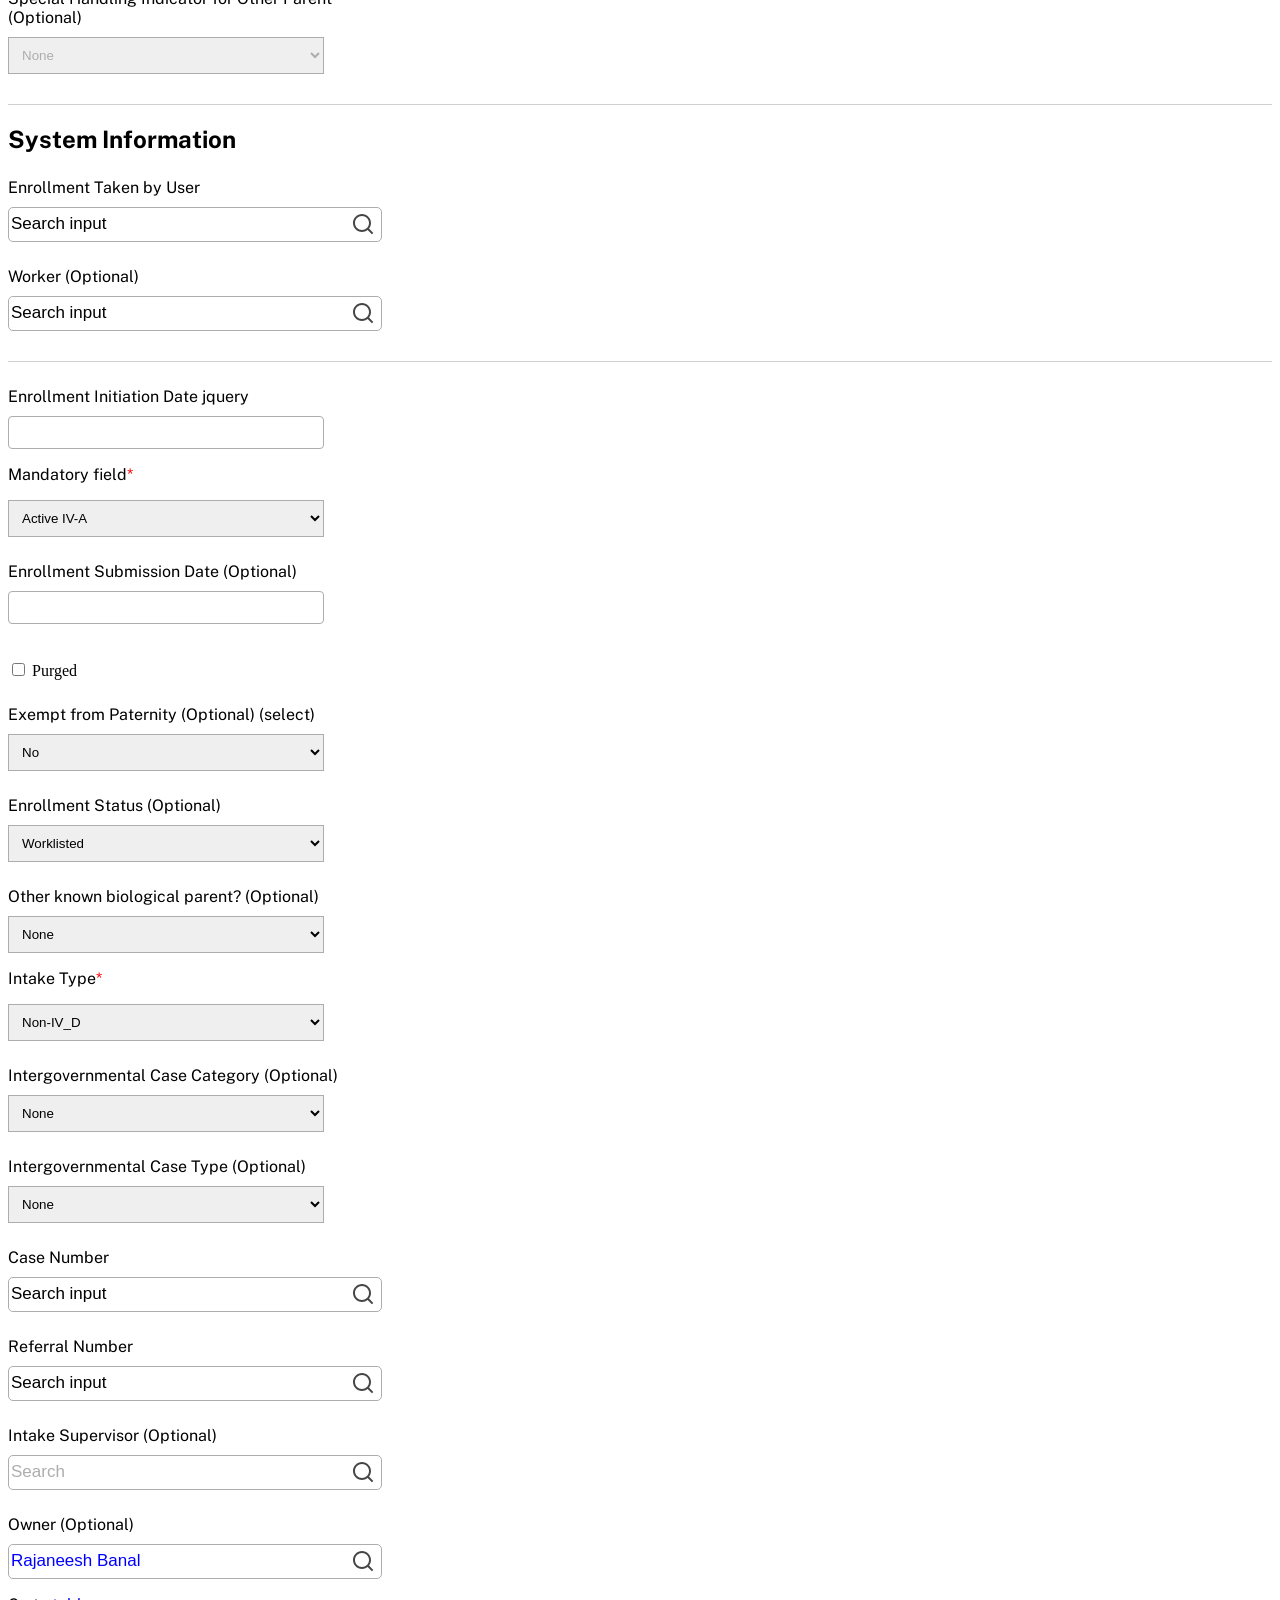
<file: Inputs and table/big_form.html>
<!DOCTYPE html>
<html lang="en">

<head>
    <meta charset="UTF-8">
    <meta name="viewport" content="width=device-width, initial-scale=1.0">
    <title>Intake</title>
    <link rel="stylesheet" href="form.css">
    <link rel="stylesheet"
        href="https://fonts.googleapis.com/css2?family=Material+Symbols+Outlined:opsz,wght,FILL,GRAD@20..48,100..700,0..1,-50..200" />
    <link rel="preconnect" href="https://fonts.googleapis.com">
    <link rel="preconnect" href="https://fonts.gstatic.com" crossorigin>
    <link href="https://fonts.googleapis.com/css2?family=Public+Sans:wght@400;500;700&display=swap" rel="stylesheet">
</head>

<body>

    <div class="header">
        <h1 class="start">Intake Main Flow</h1>
    </div>
    <div class="header_text">
        <p class="col">*</p>
        <p>Mandatory field</p>
    </div>
    <h3 class="start"> Information</h3>
    <div class="container-wrapper">
        <div class="container">
            <div class="header_text">
                <p>Intake Type
                <p class="col">* (select)</p>
                </p>
            </div>
            <form action="">
                <select class="ref">
                    <option value="person1">Referall</option>
                    <option value="person2">Friend</option>
                </select>
            </form>
            <div class="log_text">
                <p class="start_text">
                    phone
                </p>
            </div>
            <div class="find_line">
                <input type="text" id="name">
            </div>
            <div class="log_text">
                <p class="start_text">
                    email
                </p>
            </div>
            <div class="find_line">
                <input type="text" id="name">
            </div>
            <p class="start_text">Application Registration (Optional)
            </p>
            <form action="">
                <select class="ref" style="color: blue;">
                    <option value="app">APPOOOO116</option>
                    <option value="app2">EPPOO234</option>
                </select>
            </form>
            <div class="log_text">
                <p class="start_text">
                    Additional Information Requested Date (Optional)
                </p>
            </div>
            <div class="find_line">
                <input type="text" id="name">
            </div>
            <div class="log_text">
                <p class="start_text">
                    Remaining Days Before Referral is Purged (Optional)
                </p>
            </div>
            <div class="find_line">
                <input type="text" id="name" value="13">
            </div>
            <div class="log_text">
                <p class="start_text">
                    Fee Payment Date (Optional)
                </p>
            </div>
            <div class="find_line">
                <input type="text" id="name">
            </div>
            <br>
            <input type="checkbox" name="fee" value="fee" id="fee">
            <label for="app_fee">Application Fee Processed</label>
            <div class="line"></div>
            <h2 class="start">Maternity Information</h2>
            <br>
            <input type="checkbox" name="fee" value="fee" id="fee">
            <label for="app_fee">Are you requesting child support services for an
                unborn child?</label>
            <div class="line"></div>
            <h3 class="start">Official Use</h3>
            <p class="start_text">Case Category (select)</p>
            <form action="">
                <select class="ref">
                    <option value="app">Active IV-A</option>
                    <option value="app2">Active</option>
                </select>
            </form>
            <p class="start_text">Arrears Only Indicator (Optional)</p>
            <form action="">
                <select class="ref" style="color: #ADADAD">
                    <option value="app">None</option>
                </select>
            </form>
            <p class="start_text">Assigned County of Ownership (Optional)</p>
            <form action="">
                <select class="ref" style="color: #ADADAD">
                    <option value="app">None</option>
                </select>
            </form>
            <p class="start_text">Intergovernmental Case Status (details)</p>
            <form action="">
                <select class="ref" style="color: #ADADAD">
                    <option value="app">None</option>
                </select>
            </form>
            <p class="start_text">Special Handling Indicator for Applicant (Optional)</p>
            <form action="">
                <select class="ref" style="color: #ADADAD">
                    <option value="app">None</option>
                </select>
            </form>
            <p class="start_text">Special Handling Indicator for Other Parent<br>
                (Optional)</p>
            <form action="">
                <select class="ref" style="color: #ADADAD">
                    <option value="app">None</option>
                </select>
            </form>
            <div class="line"></div>
            <h2 class="start">System Information</h2>
            <p class="start_text">Enrollment Taken by User </p>
            <div class="search-form">
                <input class="search-form_txt" type="text" value="Search input">
                <button class="search-form_btn">
                    <img class="search-form_image" src="search.svg" alt="image">
                </button>
            </div>
            <p class="start_text">Worker (Optional)</p>
            <div class="search-form">
                <input class="search-form_txt" type="text" value="Search input">
                <button class="search-form_btn">
                    <img class="search-form_image" src="search.svg" alt="image">
                </button>
            </div>
            <div class="line"></div>
        </div>
    </div>

    <div class="container-wrapper">
        <div class="container">
                <div class="log_text">
                    <p class="start_text">
                        Enrollment Initiation Date jquery
                    </p>
                </div>
                <div class="find_line">
                    <input type="text" id="name">
                </div>
                <div class="header_text">
                    <p>Mandatory field
                    <p class="col">*</p>
                    </p>
                </div>
                <form action="">
                    <select class="ref">
                        <option value="app">Active IV-A</option>
                        <option value="app2">Active</option>
                    </select>
                </form>
                <div class="log_text">
                    <p class="start_text">
                        Enrollment Submission Date (Optional)
                    </p>
                </div>
                <div class="find_line">
                    <input type="text" id="name">
                </div>
                <br>
                <br>
                <input type="checkbox" name="fee" value="fee" id="fee">
                <label for="app_fee">Purged</label>
                <p class="start_text">Exempt from Paternity (Optional) (select)</p>
                <form action="">
                    <select class="ref">
                        <option value="app">No</option>
                        <option value="app">Yes</option>
                        <option value="app">Maybe</option>
                    </select>
                </form>
                <p class="start_text">Enrollment Status (Optional)</p>
                <form action="">
                    <select class="ref">
                        <option value="app">Worklisted</option>
                    </select>
                </form>
                <p class="start_text">Other known biological parent? (Optional)</p>
                <form action="">
                    <select class="ref">
                        <option value="app">None</option>
                    </select>
                </form>
                <div class="header_text">
                    <p>Intake Type
                    <p class="col">*</p>
                    </p>
                </div>
                <form action="">
                    <select class="ref">
                        <option value="app">Non-IV_D</option>
                    </select>
                </form>
                <p class="start_text">Intergovernmental Case Category (Optional)</p>
                <form action="">
                    <select class="ref">
                        <option value="app" style="color: #ADADAD">None</option>
                    </select>
                </form>
                <p class="start_text">Intergovernmental Case Type (Optional)</p>
                <form action="">
                    <select class="ref">
                        <option value="app" style="color: #ADADAD">None</option>
                    </select>
                </form>
                <p class="start_text">Case Number</p>
                <div class="search-form">
                    <input class="search-form_txt" type="text" value="Search input">
                    <button class="search-form_btn">
                        <img class="search-form_image" src="search.svg" alt="image">
                    </button>
                </div>
                <p class="start_text">Referral Number</p>
                <div class="search-form">
                    <input class="search-form_txt" type="text" value="Search input">
                    <button class="search-form_btn">
                        <img class="search-form_image" src="search.svg" alt="image">
                    </button>
                </div>
                <p class="start_text">Intake Supervisor (Optional)</p>
                <div class="search-form">
                    <input class="search-form_txt" type="text" value="Search" style="color: #ADADAD">
                    <button class="search-form_btn">
                        <img class="search-form_image" src="search.svg" alt="image">
                    </button>
                </div>
                <p class="start_text">Owner (Optional)</p>
                <div class="search-form">
                    <input class="search-form_txt" type="text" value="Rajaneesh Banal" style="color: blue">
                    <button class="search-form_btn">
                        <img class="search-form_image" src="search.svg" alt="image">
                    </button>
                </div>
    </div>
    <p>Go to <a href="table.html">table page</a></p>
</body>

</html>
</file>
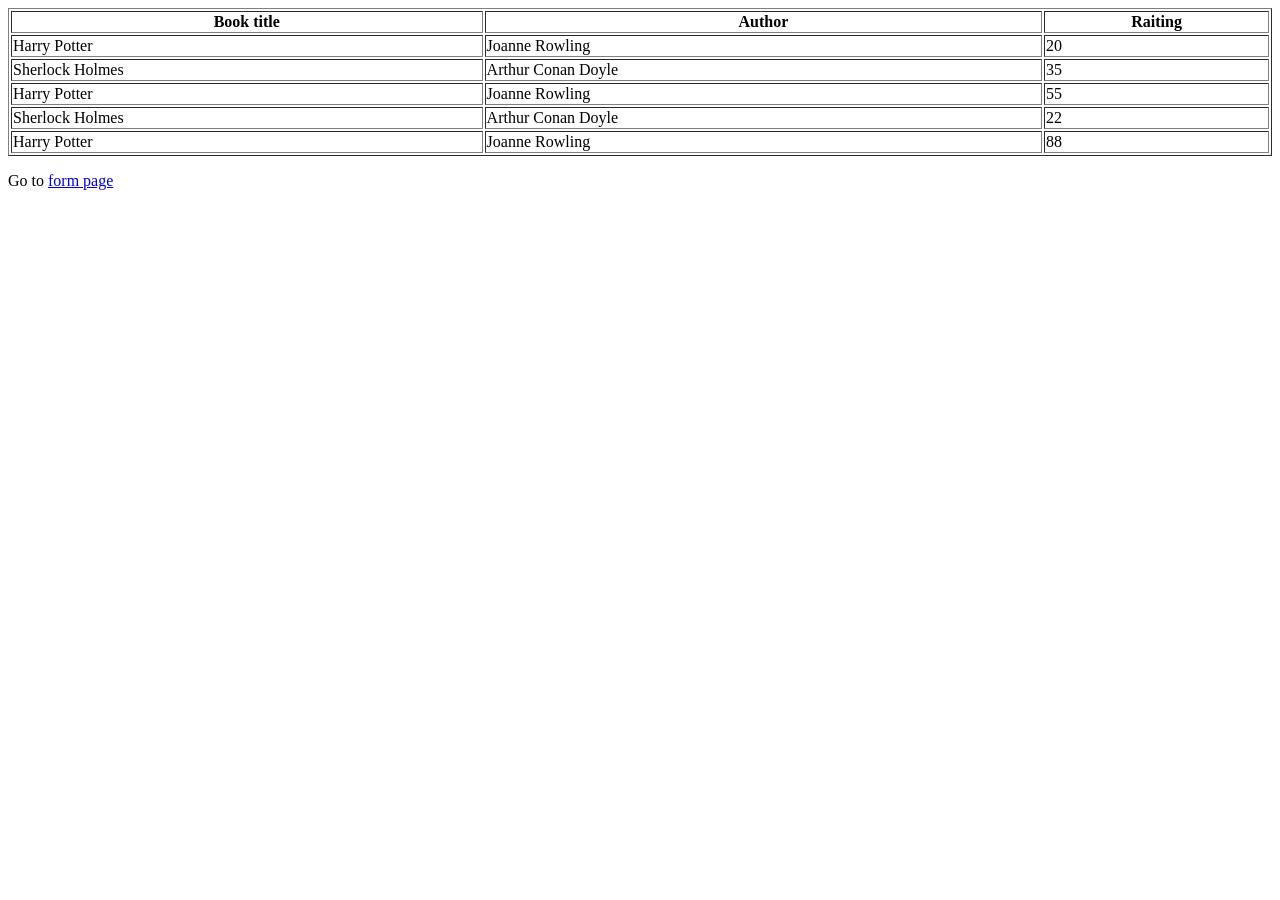
<file: Inputs and table/table.html>
<!DOCTYPE html>
<html lang="en">
<head>
    <meta charset="UTF-8">
    <meta name="viewport" content="width=device-width, initial-scale=1.0">
    <title>table</title>
</head>
<body>
    <table border="1" style="width: 100%;">
        <thead>
            <tr>
                <th>
                    Book title
                </th>
                <th>
                    Author
                </th>
                <th>
                    Raiting
                </th>
            </tr>
        </thead>
        <tbody>
            <tr>
                <td>
                    Harry Potter
                </td>
                <td>
                    Joanne Rowling
                </td>
                <td>
                    20
                </td>
            </tr>
            <tr>
                <td>
                    Sherlock Holmes
                </td>
                <td>
                    Arthur Conan Doyle
                </td> 
                <td>
                    35
                </td>
            </tr>
            <tr>
                <td>
                    Harry Potter
                </td>
                <td>
                    Joanne Rowling 
                </td> 
                <td>
                    55
                </td>
            </tr>
            <tr>
                <td>
                    Sherlock Holmes
                </td>
                <td>
                    Arthur Conan Doyle
                </td> 
                <td>
                    22
                </td>
            </tr>
            <tr>
                <td>
                    Harry Potter
                </td>
                <td>
                    Joanne Rowling 
                </td> 
                <td>
                    88
                </td>
            </tr>
        </tbody>
    </table>

    <p>Go to <a href="big_form.html">form page</a></p>
</body>
</html>
</file>
<file: CSS/style.css>
* {
    margin: 0;
    box-sizing: border-box;
    font-family: "Comic Sans MS", sans-serif;
    font-size: 14px;
}

/* Advantages block-1*/

.advantages {
    width: 1920px;
    height: 594px;
    background-color: #130F38;
    display: flex;
    justify-content: center;
    align-items: center;
    color: #fff;
}

.Text {
    margin-top: 15px;
}

.title {
    font-size: 32px;
    font-weight: 700;
    margin-bottom: 20px;
}

.subtitle {
    font-size: 16px;
    color: #A5A8AF;
}

.block-2 {
    margin-left: 130px;
}

.up-block,
.down-block {
    display: flex;
    justify-content: space-between;
    line-height: 50px;
    gap: 50px;
    margin-top: 40px;
}


.textik {
    font-size: 40px;
    color: #A5A8AF7D;
}

.subtext {
    font-size: 20px;
}

.subtextik {
    font-size: 16px;
    color: #A5A8AF;
}

/*About us block-2*/

.about-us {
    display: flex;
    justify-content: center;
    align-items: center;
    color: #000;
    height: 766px;
    width: 1440px;
}

.blocks-2 {
    display: flex;
    justify-content: center;
    align-items: center;
    gap: 150px;
}


.title-1 {
    font-size: 12px;
    color: #84968A;
    font-family: "Georgia", sans-serif;
    margin-bottom: 10px;
}

.subtitle-1 {
    font-size: 40px;
    font-family: "Helvetica", sans-serif;
}

.textik-1 {
    margin: 30px 0 50px 0;
}

.subtext-1 {
    font-size: 14px;
    color: #84968A;
}

.click-start {
    width: 164px;
    height: 33px;
    background-color: #84968A;
    color: #fff;
    border: none;
    border-radius: 20px;
    font-family: 'Helvetica', sans-serif;
}

/*Main block-3*/

.main-3 {
    width: 1440px;
    height: 778px;
    color: #fff;
    display: flex;
    justify-content: center;
    align-items: center;
}

.background-3 {
    width: 1343px;
    position: absolute;
    height: 657px;
    background-color: #84968A;
    z-index: -1;
    border-bottom-right-radius: 32px;
    border-bottom-left-radius: 32px;
}

.subtitle-2 {
    font-size: 64px;
    font-family: "Georgia", sans-serif;
}

.subtext-2 {
    font-family: "Helvetica", sans-serif;
    font-size: 20px;
    margin: 45px 0;
}

.lorem-btn {
    display: flex;
    align-items: center;
    justify-content: center;
    width: 190px;
    height: 41px;
    border-radius: 20px;
    background-color: #fff;
    border: none;
    font-size: 12px;
    font-weight: 700;
    font-family: "Georgia", sans-serif;

}

.iconoir-3 {
    margin-left: 8px;
    width: 20px;
}

.img-block-3 {
    margin-top: 100px;
}

/* Cases block-4*/

.cases {
    width: 1440px;
    height: 675px;
}

.title-4 {
    display: flex;
    justify-content: center;
    text-align: center;
    margin: 100px 0 30px;
}

.text-4 {
    font-size: 40px;
    font-family: "Helvetica", sans-serif;
}

.lorem-4-1,
.lorem-4-2,
.lorem-4-3,
.right-lorem {
    font-size: 22px;
    font-family: "Helvetica", sans-serif;
    position: relative;
    line-height: 30.8px;
}

.lorem-4-1 {
    top: 60px;
}

.lorem-4-2 {
    top: 400px;
}

.lorem-4-3 {
    top: 60px;
    left: 200px;
}

.right-lorem {
    position: relative;
    left: 73px;
}

.imgs-4 {
    display: flex;
    justify-content: center;
    align-items: center;
    gap: 30px;
}

/*Advantage block-5*/

.advantage-5 {
    width: 1440px;
    height: 675px;
    background-color: #131416;
    margin-left: 50px;
    color: #fff;
}

.title-5 {
    display: flex;
    justify-content: center;
    text-align: center;
}

.subtitle-5 {
    font-size: 56px;
    font-weight: 700;
    font-family: "Helvetica", sans-serif;
    margin: 60px 0px;

}

.graph {
    display: flex;
    justify-content: center;
    align-items: center;
    gap: 25px;
}

.graph-1 {
    position: relative;
}

.graph-title {
    position: absolute;
    text-align: center;
    top: 120px;
    left: 70px;
}

.graph-text {
    margin-bottom: 15px;
    font-size: 24px;
    font-weight: 700;
    font-family: "Helvetica", sans-serif;
}

.graph-subtext {
    font-size: 20px;
    color: #9C9C9C;
    font-family: "Helvetica", sans-serif;
}

.line {
    display: flex;
    justify-content: center;
    align-items: center;
    position: relative;
    bottom: 410px;

}

/*About us block 6*/

.about-us-6 {
    width: 1440px;
    height: 555px;
    background-color: #1A1A1A;
    margin: 100px 0 0 50px;
    color: #fff;
    display: flex;
    justify-content: center;
    align-items: center;
}

.title-6 {
    font-size: 12px;
    font-weight: 700;
    font-family: "Helvetica", sans-serif;
    color: #EDA16E;
}

.subtitle-6 {
    font-size: 40px;
    font-weight: 700;
    font-family: "Helvetica", sans-serif;
    margin: 20px 0;
}

.text-6 {
    color: #9C9C9C;
    font-family: "Helvetica", sans-serif;
    margin-bottom: 30px;
    font-size: 14px;
}


.start-6 {
    width: 168px;
    height: 49px;
    border: none;
    border-radius: 4px;
    background: linear-gradient(to right, #E7839D, #F2BB44);
    color: #fff;
    font-weight: 700;
    font-family: "Helvetica", sans-serif;
}

.main-right-side {
    margin-left: 50px;
}

.up-plash,
.down-plash {
    display: flex;
    text-align: start;
    gap: 10px;
}

.down-plash {
    margin-top: 10px;
}

.text-6-1 {
    font-size: 22px;
    font-weight: 700;
    font-family: "Helvetica", sans-serif;
    margin-bottom: 10px;
}

.plash-6-1 {
    background-color: #2E2C2D;
    padding: 40px 20px;
    width: 400px;
    height: 174px;
    border-radius: 12px;
    border: 1px solid #404040;
}

.plash-6-2 {
    background-color: #242223;
    padding: 40px 20px;
    width: 192px;
    height: 174px;
    border-radius: 12px;
    border: 1px solid #404040;
}

.down-plash .plash-6-1 {
    background-color: #242223;
}


/* main-block-7 */

.main-block-7 {
    width: 1440px;
    height: 766px;
    display: flex;
    justify-content: center;
    align-items: center;

}

.title-7 {
    font-size: 76px;
    font-weight: 700;
    font-family: "Helvetica", sans-serif;
}

.text-7 {
    font-size: 20px;
    font-family: "Helvetica", sans-serif;
    margin: 50px 0;
}

.lorem-btn-7 {
    width: 180px;
    height: 49px;
    border: none;
    border-radius: 4px;
    background: #4C810D;
    color: #fff;
    font-weight: 700;
    font-family: "Helvetica", sans-serif;
}

.circle-border {
    display: flex;
    justify-content: center;
    align-items: center;
    border-radius: 50%;
    padding: 30px;
    border: 1px solid;
    background: linear-gradient(to bottom, #4C810D, #FFFFFF);
    background-clip: content-box, border-box;
}

/* Advantage block-8 */

.advantages-8 {
    width: 1440px;
    height: 524px;
    background-color: #122061;
    color: #fff;
    display: block;
    justify-content: center;
    align-items: center;
    text-align: center;
    margin: 50px;
}

.title-8 {
    font-size: 12px;
    font-weight: 700;
    color: #07D5F0;
    font-family: "Helvetica", sans-serif;
    padding-top: 50px;
}

.subtitle-8 {
    font-size: 36px;
    font-weight: 700;
    font-family: "Helvetica", sans-serif;
    margin: 20px 0;
}

.containers {
    display: flex;
    justify-content: center;
    align-items: center;
    gap: 30px;
    text-align: start;
    margin: 40px 0;
}

.plash-1,
.plash-2,
.plash-3,
.plash-4 {
    background-color: #192877;
    padding: 40px 20px;
    width: 209px;
    height: 266px;
    border-radius: 16px;
}

.text-8 {
    font-size: 22px;
    font-weight: 700;
    font-family: "Helvetica", sans-serif;
    margin-bottom: 30px;
}

.subtext-8 {
    font-size: 16px;
    color: #868CAD;
    font-family: "Helvetica", sans-serif;
}


.learn-more {
    width: 125px;
    height: 38px;
    background-color: #07D5F0;
    border: none;
    border-radius: 66px;
    font-size: 12px;
    font-weight: 700;
    font-family: "Helvetica", sans-serif;
    color: #fff;
}

/* company block 9 */

.company-9 {
    background-color: #0A1650;
    width: 1440px;
    height: 675px;
    display: flex;
    justify-content: center;
    align-items: center;
    color: #fff;
    margin-left: 50px;
}

.right-side-9 {
    margin-left: 120px;
}

.title-9 {
    color: #07d5F0;
    font-family: "Helvetica", sans-serif;
}

.subtitle-9 {
    font-size: 36px;
    font-weight: 700;
    font-family: "Helvetica", sans-serif;
    margin: 20px 0 30px;
}

.textik-9 {
    font-weight: 300;
    color: #787F9F;
    font-family: "Helvetica", sans-serif;
    margin-bottom: 30px;
    line-height: 25px;
}

.agree {
    display: flex;
    gap: 10px;
    margin-bottom: 20px;
}

.icon-9 {
    width: 20px;
    height: 20px;
}

.check-text {
    font-family: "Helvetica", sans-serif;
    color: #787F9F;
}

/*company block-10*/

.company-10 {
    width: 1440px;
    height: 743px;
    background-image: url('../img/block-10/background-10.svg');
    background-size: cover;
    background-position: center;
    background-repeat: no-repeat;
    margin: 50px;
    color: #fff;
    position: relative;
}

.main-side-10 {
    width: 614px;
    height: 743px;
    background-color: #003FC7;
    border-bottom-left-radius: 333px;
    position: absolute;
    z-index: 1;
}

.title-10 {
    font-size: 62px;
    font-family: "Helvetica", sans-serif;
}

.container-10 {
    display: flex;
    justify-content: center;
    align-items: center;
    text-align: end;
    gap: 50px;
    position: absolute;
    top: 260px;
    left: 120px;
}

.plash-1-10,
.plash-2-10,
.plash-3-10 {
    width: 375px;
    height: 377px;
    padding: 40px 50px;
    border-bottom-left-radius: 280px;
    border-bottom-right-radius: 32px;
    border-top-left-radius: 32px;
    border-top-right-radius: 32px;
}

.plash-1-10 {
    background-color: #70FACE;
}

.plash-2-10 {
    background-color: #2EADF8;
}

.plash-3-10 {
    background-color: #003FC7;
}

.plash-3-10 .subtext-10,
.text-10 {
    color: #fff;
}

.plash-3-10 .text-10 {
    color: #fff;
}


.text-10,
.subtext-10 {
    font-family: "Helvetica", sans-serif;
}

.main-side-10 {
    display: flex;
    text-align: center;
    justify-content: center;
}

.title-text-10 {
    margin-top: 100px;
}

.text-10 {
    font-size: 32px;
    color: #151515;
    line-height: 45px;
    margin-bottom: 20px;
}

.subtext-10 {
    font-weight: 300;
    color: #242424;
    line-height: 25px;
}

/*Etaps block-11*/

.etaps-11 {
    width: 1440px;
    height: 743px;
    background-color: #F8F8F8;
    color: #fff;
    position: relative;
    display: flex;
    align-items: center;
    justify-content: space-between;
}

.back-11 {
    position: relative;
    z-index: 1;
    width: 100%;
    height: 100%;
}

.left-side-11 {
    position: absolute;
    z-index: 2;
    left: 94px;
    top: 218px;

}

.block-img-11 {
    border-top-right-radius: 333px;
    border-bottom-right-radius: 333px;
}

.lorem-btn-11 {
    width: 155px;
    height: 33px;
    background: linear-gradient(to right, #60D7E8, #7982FB, #4F54E6);
    border: none;
    border-radius: 2px;
    font-size: 12px;
    font-family: "Helvetica", sans-serif;
    position: absolute;
    color: #fff;
}

.title-11 {
    font-size: 62px;
    font-family: "Helvetica", sans-serif;
    margin: 50px 0 30px;
    color: #fff;
}

.subtitle-11 {
    font-weight: 300;
    font-family: "Helvetica", sans-serif;
    line-height: 20px;
}

.main-center-side-11 {
    display: flex;
    justify-content: center;
    align-items: center;
    position: absolute;
    z-index: 2;
    left: 40%;
}

.circles {
    margin-top: 60px;
}

.circle-1,
.circle-2,
.circle-3,
.circle-4 {
    width: 95px;
    height: 95px;
    border-radius: 50%;
    background: linear-gradient(to left, #60D7E8, #7982FB, #4F54E6);
    display: flex;
    justify-content: center;
    align-items: center;
    margin-bottom: 62px;
    position: relative;
    border: 10px solid white;
    box-shadow: 0 4px 6px rgba(0, 0, 0, 0.1);
    box-sizing: border-box;
}

.circle-1 {
    right: 90px;
}

.circle-2 {
    right: 35px;
}

.circle-3 {
    right: 35px;
}

.circle-4 {
    right: 90px;
}

.circle-text {
    font-size: 26px;
    font-family: "Helvetica", sans-serif;
}

.main-right-side-11 {
    margin-top: 35px;
}

.sub-text-1 {
    display: flex;
}

.subcircles {
    margin-top: 90px;
}

.subcircle-1,
.subcircle-2,
.subcircle-3,
.subcircle-4 {
    width: 22px;
    height: 22px;
    border-radius: 50%;
    background: linear-gradient(to left, #60D7E8, #7982FB, #4F54E6);
    display: flex;
    justify-content: center;
    align-items: center;
    position: relative;
    right: 50px;
    top: 10px;
    margin-bottom: 135px;
}

.subcircle-1,
.subcircle-4 {
    right: 100px;
}



.title-sub-11 {
    font-size: 22px;
    font-family: "Helvetica", sans-serif;
    margin-bottom: 15px;
    color: #000;
}

.subtitle-sub-11 {
    font-weight: 300;
    font-family: "Helvetica", sans-serif;
    color: #848484;
    line-height: 20px;
}

.circle-2::after,
.circle-3::after {
    width: 433px;
}

.circle-1::after,
.circle-4::after {
    width: 438px;
}

.circle-1::after,
.circle-2::after,
.circle-3::after,
.circle-4::after {
    content: "";
    position: absolute;
    height: 1px;
    background: repeating-linear-gradient(to right, #D0D0D0, #D0D0D0 5px, transparent 5px, transparent 10px);
    top: 40px;
    left: 100%;
    transform: translateX(20px);
}

/* about us block-12 */

.about-us-12 {
    width: 1440px;
    height: 675px;
    display: flex;
    justify-content: center;
    align-items: start;
    color: #000;
    gap: 100px;
    margin-top: 100px;
}

.title-12 {
    font-size: 12px;
    color: #A975CF;
    font-family: "Helvetica", sans-serif;
}

.subtitle-12 {
    font-size: 40px;
    font-family: "Helvetica", sans-serif;
    margin: 20px 0 40px;
}

.letter-12-1 {
    color: #52608F;
    font-family: "Helvetica", sans-serif;
    font-size: 40px;
}

.letter-12-2 {
    color: #A975CF;
    font-family: "Helvetica", sans-serif;
    font-size: 40px;
}

.learn-more-btn-12 {
    width: 137px;
    height: 41px;
    border: 1px solid;
    border-radius: 66px;
    color: #000;
    font-family: "Helvetica", sans-serif;
}

/*etaps block-13*/

.etaps-13 {
    width: 1440px;
    height: 675px;
    background-color: #141414;
    color: #FFF;
    margin: 50px;
}

.text-13 {
    text-align: center;
    padding: 120px 0 80px;
}

.title-13 {
    font-size: 70px;
    font-family: "Helvetica", sans-serif;
}

.subtitle-13 {
    font-size: 70px;
    color: #8205FF;
    font-family: "Helvetica", sans-serif;
}

.minietaps-13 {
    display: flex;
    justify-content: center;
    align-items: center;
    gap: 30px;
}

.main-text-13 {
    font-size: 100px;
    font-weight: 700;
    color: linear-gradient(to bottom, #8205FF, #100E19);
    font-family: "Helvetica", sans-serif;
}

.subtext-13 {
    font-size: 28px;
    font-family: "Helvetica", sans-serif;
    position: relative;
    bottom: 50px;
}

/* etaps block-14*/

.etaps-14 {
    width: 1440px;
    height: 524px;
    background-color: #0C0C0C;
    margin-left: 50px;
    display: flex;
    justify-content: center;
    align-items: center;
    color: #fff;
}

.containers-14 {
    display: flex;
    justify-content: center;
    align-items: center;
    gap: 20px;
    text-align: start;
}

.plash-14-1,
.plash-14-2,
.plash-14-3 {
    background-color: #1D1D1D;
    padding: 56px 32px;
    width: 262px;
    height: 270px;
    border-radius: 8px;
}

.plash-14-4 {
    background-color: #FA6C08;
    padding: 56px 32px;
    width: 262px;
    height: 270px;
    border-radius: 8px;
    color: #000;
}

.text-14-8 {
    font-size: 24px;
    font-family: "Helvetica", sans-serif;
    font-weight: 700;
    margin-bottom: 30px;
}

.subtext-14-8 {
    font-size: 16px;
    font-family: "Helvetica", sans-serif;
    line-height: 22.4px;
    color: #E0E0E0;
}

.plash-14-4 .subtext-14-8 {
    color: #2F2F2F;
}

/* Advantages block-15*/

.advantages-15 {
    width: 1440px;
    height: 631px;
    background-color: #FFFBF1;
    color: #363636;
}

.text-15 {
    display: flex;
    align-items: center;
    justify-content: center;
    gap: 200px;
    margin: 100px 0;
}

.title-15 {
    font-size: 44px;
    font-weight: 700;
    font-family: "Helvetica", sans-serif;
}

.subtitle-15 {
    font-size: 18px;
    font-family: "Helvetica", sans-serif;
}

.containers-15 {
    display: flex;
    justify-content: center;
    align-items: center;
    gap: 30px;
    text-align: start;
}

.plash-15-1,
.plash-15-2,
.plash-15-3 {
    padding: 40px 20px;
    width: 404px;
    height: 240px;
    border-radius: 32px;
    border: 1px solid #363636;
}

.plash-15-1 {
    background-color: #FFFCE6;
    box-shadow: -12px 12px 0px 0px #FFBB57
}

.plash-15-2 {
    background-color: #ECFFF7;
    box-shadow: -12px 12px 0px 0px #54DA88;
}

.plash-15-3 {
    background-color: #E6E3FF;
    box-shadow: -12px 12px 0px 0px #9E8EFF;
}

.circle-1-15 {
    width: 46px;
    height: 46px;
    border-radius: 50%;
    background: #FFBB57;
    display: flex;
    justify-content: center;
    align-items: center;
    position: relative;
}

.plash-15-2 .circle-1-15 {
    background: #54DA88;
}

.plash-15-3 .circle-1-15 {
    background: #9E8EFF;
}

.circle-text-15 {
    font-size: 22px;
    font-weight: 700;
    font-family: "Helvetica", sans-serif;
    width: 25px;
    height: 22px;
}

.text-15-8 {
    font-size: 24px;
    font-family: "Helvetica", sans-serif;
    font-weight: 700;
    margin: 10px 0;
}

.subtext-15-8 {
    color: #5B5B5B;
    font-size: 16px;
    font-family: "Helvetica", sans-serif;
    line-height: 22.4px;
}

/* Advantages block-16*/

.advantages-16 {
    width: 1440px;
    height: 821px;
    background: linear-gradient(to bottom, #121425, #1B1D32);
    margin-left: 50px;
    color: #fff;
    text-align: center;
}


.title-16 {
    font-size: 52px;
    font-weight: 700;
    font-family: "Helvetica", sans-serif;
    padding-top: 120px;
}

.subtitle-16 {
    font-size: 20px;
    font-weight: 300;
    font-family: "Helvetica", sans-serif;
    color: #E0E0E0;
    margin: 20px 0 40px;
}

.containers-16 {
    display: flex;
    justify-content: center;
    align-items: center;
    gap: 30px;
}


.plash-16-1,
.plash-16-2,
.plash-16-3 {
    position: relative;
    padding: 44px;
    width: 329px;
    height: 202px;
    border-radius: 22px;
    background: linear-gradient(to bottom, #2a2347, rgba(46, 44, 45, 0));
    overflow: hidden;
    transition: background-color 0.3s ease;
}

.plash-16-1::before,
.plash-16-2::before,
.plash-16-3::before {
    content: '';
    position: absolute;
    top: 0;
    left: 0;
    right: 0;
    bottom: 0;
    border-radius: 22px;
    background: linear-gradient(to bottom, #979797 15%, rgba(46, 44, 45, 0) 100%);
    z-index: -1;
    transition: background-color 0.3s ease;
}



.text-16-8 {
    font-size: 24px;
    font-weight: 700;
    font-family: "Helvetica", sans-serif;
}

.subtext-16-8 {
    font-size: 16px;
    font-family: "Helvetica", sans-serif;
    line-height: 22.4px;
    margin-top: 20px;
}

.containers-16-1 {
    display: flex;
    justify-content: center;
    align-items: center;
    gap: 30px;
    margin-top: 30px;
}
</file>
<file: Figma pages with form/css/log.css>
body {
    background: #001124;
    color:#fff;
}

.paint {
    padding-top: 85px;

}

.picture {
    width: 593px;
    height: 551px;
}

.entrance {
    display: flex;
    align-items: center;
}

.textik {
    padding-left: 140px;
    padding-bottom: 30px
}

.textt {
    font-size: 35px;
    font-family: 'DM Serif Display', serif;
    padding-bottom: 20px;

}

.start_text {
    font-family: "Arial", sans-serif;
    margin-bottom: 5px;
    font-size: 13px;
}

.line input {
    width: 281px;
    height: 33px;
    box-sizing: border-box;
}

.line {
    margin-bottom: -3px;
}

.former {
    padding-top: 10px;
}

.form {
    text-decoration: none;
    color: #499FFE;
}

.reg, .former {
    font-family: "Arial", sans-serif;
    margin-bottom: -7px;
}

.log {
    width: 55%;
    height: 35px;
    background-color: #015FC7;
    border: none;
    color: #fff;
    font-size: 15px;
    font-weight: 700;
}
</file>
<file: Figma pages with form/css/reg.css>
body {
    background: #001124;
    color:#fff;
}

.paint {
    padding-top: 40px;

}

.picture {
    width: 593px;
    height: 551px;
}

.entrance {
    display: flex;
    padding-top: 50px;
}

.textik {
    padding-left: 140px;
}

.textt {
    font-size: 35px;
    font-family: 'DM Serif Display', serif;
    padding-bottom: 20px;

}

.start_text {
    font-family: "Arial", sans-serif;
    margin-bottom: 5px;
    font-size: 13px;
}

.line input {
    width: 281px;
    height: 33px;
    box-sizing: border-box;
}

.line {
    margin-bottom: -3px;
}

.button {
    padding-top: 30px;
    display: flex;
    justify-content: center;
}

.log {
    width: 55%;
    height: 35px;
    background-color: #015FC7;
    border: none;
    color: #fff;
    font-size: 15px;
    font-weight: 700;
    }
</file>
<file: Inputs and table/form.css>
p {
    font-family: "Public sans", sans-serif;
    font-weight: 400;
}

.ref {
    width: 25%;
    padding: 9px ;
    border: 1px solid var(--neutrals-grey-40, #ADADAD);
}




.start {
    font-family: "Public sans", sans-serif;
    font-size: 24px;
}

.start_text {
    margin-bottom: 10px;
    margin-top: 25px
}

.header {
    padding-bottom: 50px;
}

.header_text {
    display: flex;
}

.col {
    color: red;
}

.find_line input {
    
    width: 25%;
    height: 33px;
    box-sizing: border-box;
    border-radius: 4px;
    border: 1px solid var(--neutrals-grey-40, #ADADAD);
    background: var(--Brand-Colors-White, #FFF);
    padding: 8px 12px 8px 10px;
    
}

.line {
    width: 100%;
    background: #D1D1D1;
    height: 1px;
    margin-top: 30px;
}


.search-form {
    border: 1px solid var(--neutrals-grey-40, #ADADAD);
    display: flex;
    width: 372px;
    height: 33px;
    justify-content: space-between;
    align-items: center;
    border-radius: 5px;
    overflow: hidden;
    background-color: #fff;
}

.search-form_txt{
    border: none;
    width: 100%;
    outline: none;
    font-size: 17px;
    background-color: transparent;
}

.search-form_btn {
    border: none;
    background-color: transparent;
}


.search-form_image {
    display: flex;
    align-items: center;
    justify-content: center;
    background-color: transparent;
    cursor: pointer;
}
</file>
